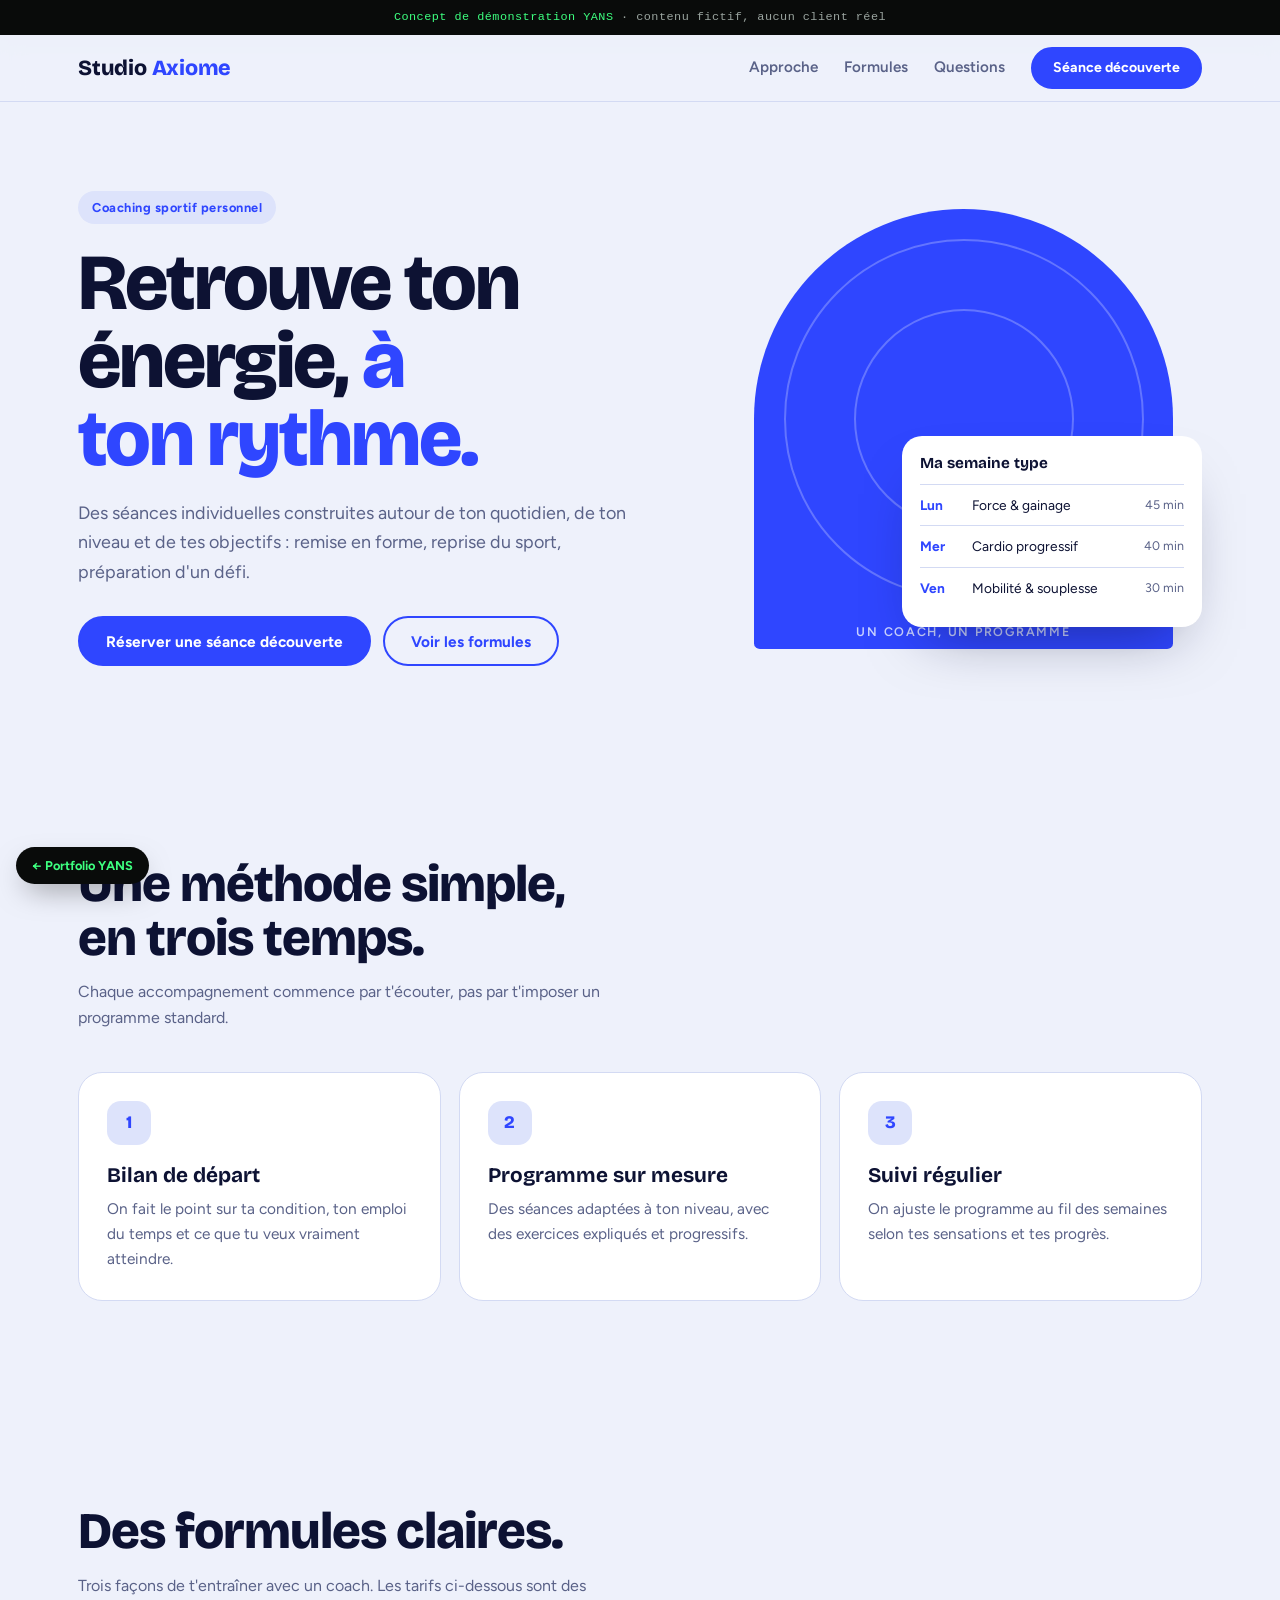
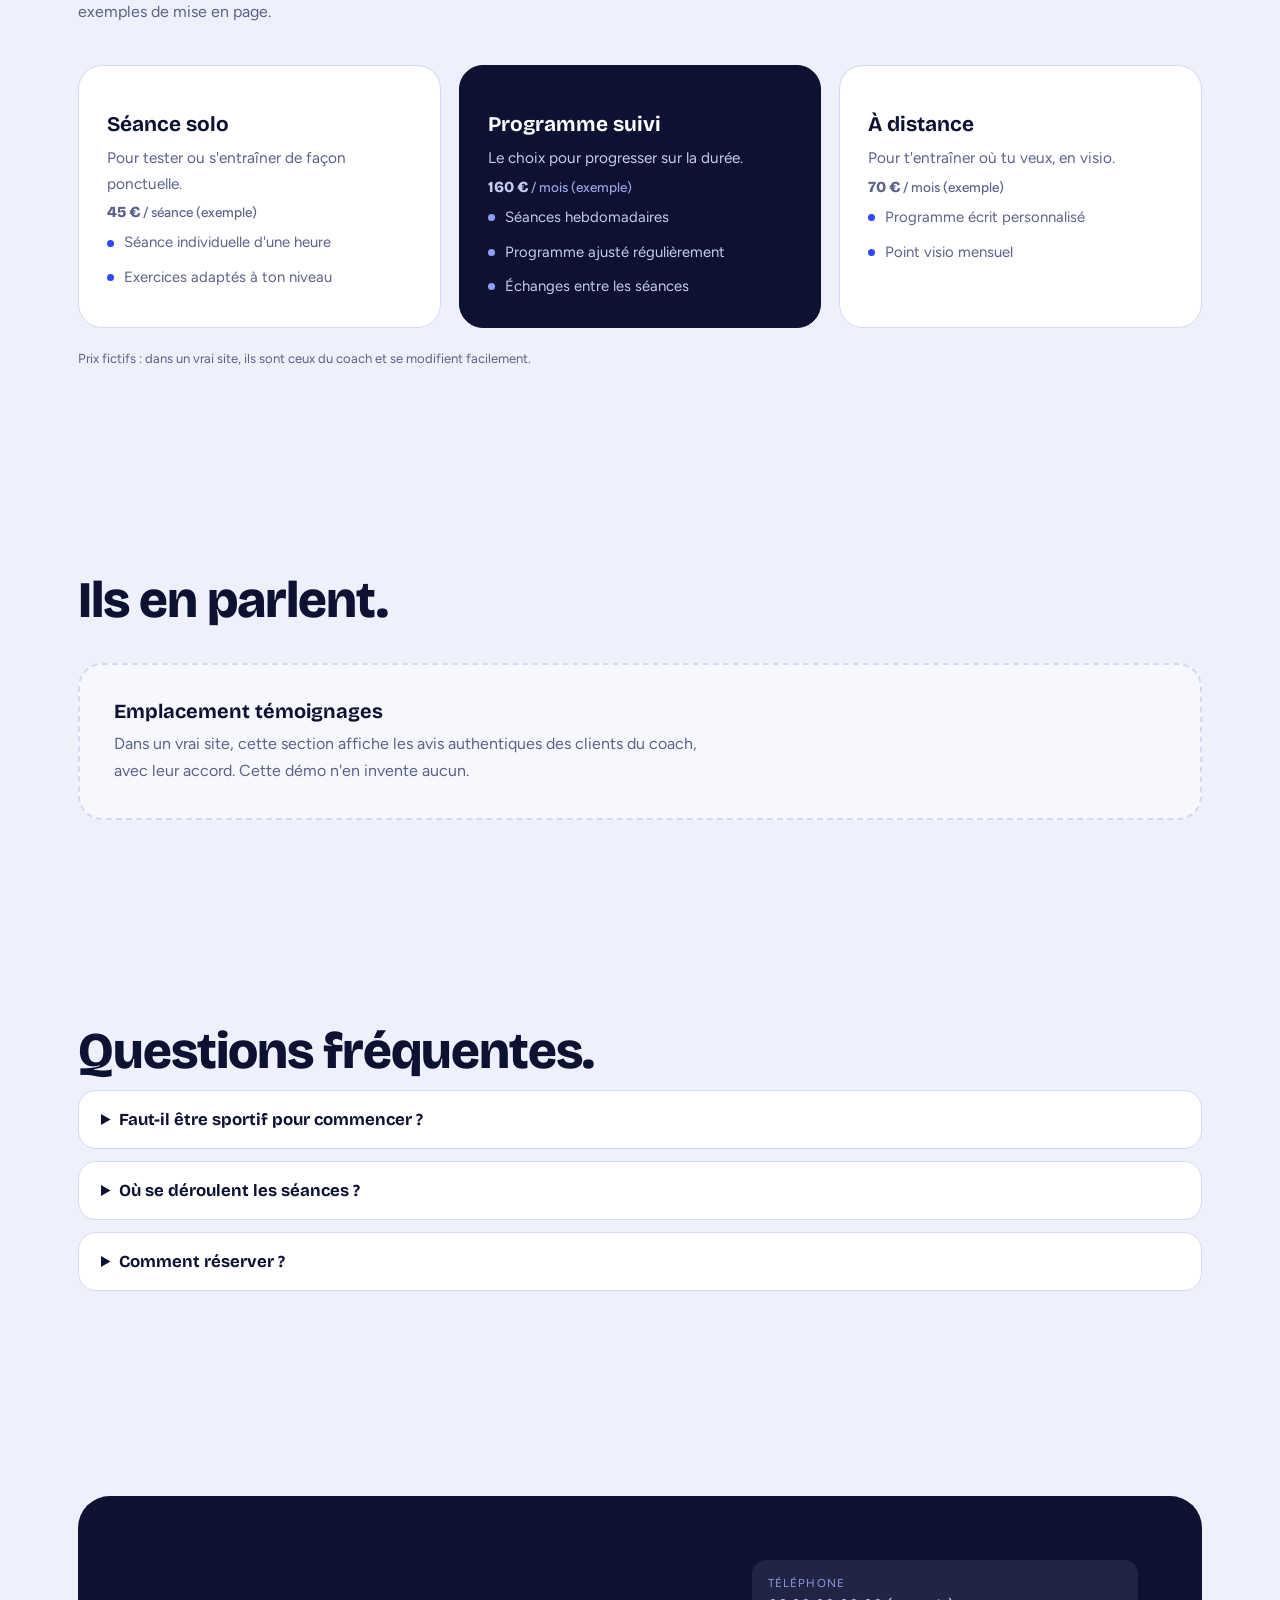
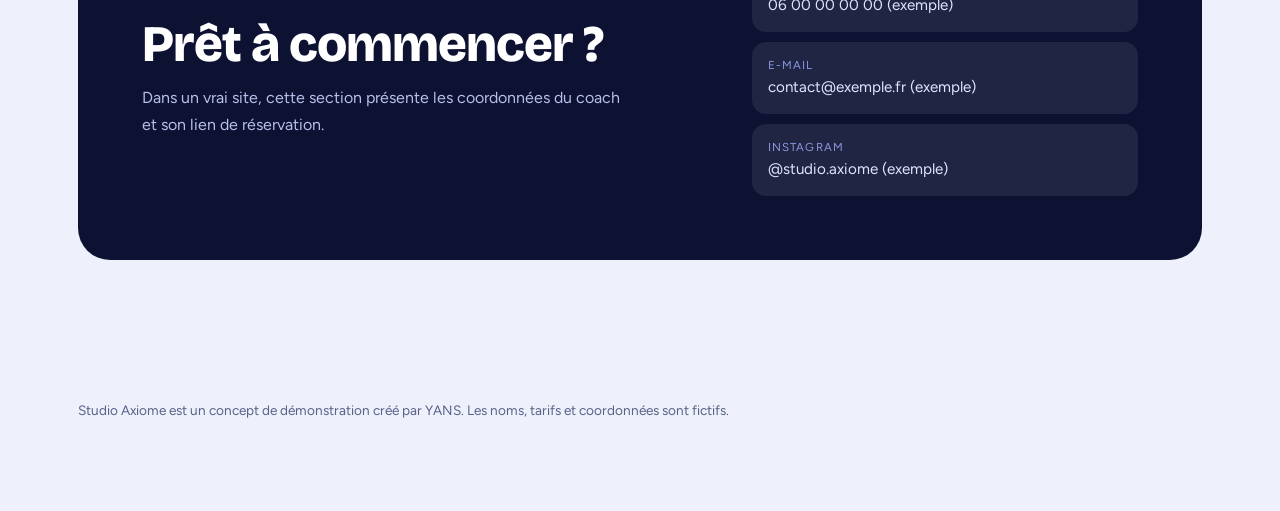
<file: demo-coach-perso.html>
<!doctype html>
<html lang="fr">
<head>
<meta charset="utf-8">
<meta name="viewport" content="width=device-width,initial-scale=1,viewport-fit=cover">
<title>Studio Axiome</title>
<meta name="description" content="Concept de démonstration YANS : site d'un coach sportif personnel.">
<meta name="robots" content="noindex">
<link rel="preconnect" href="https://fonts.googleapis.com">
<link rel="preconnect" href="https://fonts.gstatic.com" crossorigin>
<link rel="stylesheet" href="https://fonts.googleapis.com/css2?family=Bricolage+Grotesque:opsz,wght@12..96,500;12..96,700;12..96,800&family=Figtree:wght@400;500;600;700&display=swap">
<style>
/* Concept : lumineux et rassurant. Fond bleu glacé, arche ultramarine, planning de semaine comme élément signature. */
:root{--bg:#eef1fb;--card:#fff;--ink:#0d1233;--mute:#5a6288;--blue:#2f46ff;--soft:#dde3fb;--line:#d3daf3;
--f-h:"Bricolage Grotesque","Trebuchet MS",sans-serif;--f-b:"Figtree",system-ui,sans-serif;color-scheme:light}
*,*::before,*::after{box-sizing:border-box}
html{scroll-behavior:smooth;scroll-padding-top:80px}
body{margin:0;background:var(--bg);color:var(--ink);font:400 1rem/1.65 var(--f-b);overflow-x:clip;padding-top:env(safe-area-inset-top,0px)}
h1,h2,h3,p,ul{margin:0}ul{padding:0;list-style:none}a{color:inherit}
:focus-visible{outline:3px solid var(--blue);outline-offset:3px;border-radius:6px}
.wrap{max-width:1160px;margin-inline:auto;padding-left:max(18px,env(safe-area-inset-left,0px));padding-right:max(18px,env(safe-area-inset-right,0px))}
.ybar{background:#090b0a;color:#9aa49f;font:500 .74rem/1.4 ui-monospace,Menlo,monospace;letter-spacing:.04em;padding:9px max(18px,env(safe-area-inset-right,0px)) 9px max(18px,env(safe-area-inset-left,0px));text-align:center}
.ybar b{color:#3dff7f;font-weight:500}
.yback{position:fixed;left:max(16px,env(safe-area-inset-left,0px));bottom:max(16px,env(safe-area-inset-bottom,0px));z-index:90;padding:11px 16px;border-radius:999px;background:#090b0a;color:#3dff7f;font:700 .8rem var(--f-b);text-decoration:none;box-shadow:0 12px 30px -10px rgba(0,0,0,.5)}
header{position:sticky;top:env(safe-area-inset-top,0px);z-index:40;background:rgba(238,241,251,.85);backdrop-filter:blur(12px);-webkit-backdrop-filter:blur(12px);border-bottom:1px solid var(--line)}
.bar{display:flex;align-items:center;justify-content:space-between;gap:16px;height:66px}
.logo{font:800 1.35rem var(--f-h);letter-spacing:-.01em;text-decoration:none}.logo span{color:var(--blue)}
nav{display:flex;align-items:center;gap:26px;font-weight:600;font-size:.95rem}
nav a{text-decoration:none;color:var(--mute)}nav a:hover{color:var(--ink)}
.btn{display:inline-flex;align-items:center;justify-content:center;min-height:50px;padding:0 26px;border-radius:999px;background:var(--blue);color:#fff;font:700 .96rem var(--f-b);text-decoration:none;border:2px solid var(--blue);transition:transform .2s,box-shadow .3s}
.btn:hover{transform:translateY(-2px);box-shadow:0 14px 30px -12px rgba(47,70,255,.7)}
.btn.ghost{background:transparent;color:var(--blue)}
.btn.sm{min-height:42px;padding:0 20px;font-size:.88rem}
.hero{padding-block:clamp(40px,7vw,96px)}
.hero .wrap{display:grid;grid-template-columns:minmax(0,1.1fr) minmax(0,.9fr);gap:clamp(30px,5vw,70px);align-items:center}
.kicker{display:inline-block;padding:6px 14px;border-radius:999px;background:var(--soft);color:var(--blue);font-weight:700;font-size:.8rem;letter-spacing:.04em}
h1{margin-top:20px;font:800 clamp(2.6rem,6.2vw,5rem)/.98 var(--f-h);letter-spacing:-.025em;text-wrap:balance}
h1 em{font-style:normal;color:var(--blue)}
.lead{margin-top:20px;max-width:50ch;color:var(--mute);font-size:1.12rem}
.cta{display:flex;flex-wrap:wrap;gap:12px;margin-top:30px}
.visual{position:relative;min-height:440px}
.arch{position:absolute;inset:0 6% 0 6%;border-radius:999px 999px 28px 28px;background:var(--blue);overflow:hidden}
.arch::before,.arch::after{content:"";position:absolute;border-radius:50%;border:2px solid rgba(255,255,255,.25)}
.arch::before{width:360px;height:360px;left:50%;top:30px;transform:translateX(-50%)}
.arch::after{width:220px;height:220px;left:50%;top:100px;transform:translateX(-50%)}
.arch b{position:absolute;left:0;right:0;bottom:28px;text-align:center;color:#fff;font:800 5.4rem/1 var(--f-h);opacity:.95}
.arch small{position:absolute;left:0;right:0;bottom:6px;text-align:center;color:#c9d2ff;font-weight:600;font-size:.78rem;letter-spacing:.14em;text-transform:uppercase}
.plan{position:absolute;right:0;bottom:22px;width:min(300px,78%);padding:18px;border-radius:20px;background:var(--card);box-shadow:0 30px 60px -28px rgba(13,18,51,.5);animation:float 6s ease-in-out infinite}
.plan h3{font:700 .95rem var(--f-h);margin-bottom:12px}
.plan li{display:grid;grid-template-columns:42px 1fr auto;gap:10px;align-items:center;padding:9px 0;border-top:1px solid var(--line);font-size:.86rem}
.plan li b{color:var(--blue);font-weight:700}.plan li i{font-style:normal;color:var(--mute);font-size:.78rem}
@keyframes float{0%,100%{transform:translateY(0)}50%{transform:translateY(-8px)}}
section{padding-block:clamp(56px,8vw,104px)}
h2{font:800 clamp(2rem,4.4vw,3.2rem)/1.04 var(--f-h);letter-spacing:-.02em;text-wrap:balance;max-width:22ch}
.sub{margin-top:14px;max-width:56ch;color:var(--mute)}
.grid3{display:grid;grid-template-columns:repeat(3,minmax(0,1fr));gap:18px;margin-top:40px}
.card{padding:28px;border-radius:24px;background:var(--card);border:1px solid var(--line);transition:transform .3s,box-shadow .3s}
.card:hover{transform:translateY(-5px);box-shadow:0 24px 50px -30px rgba(47,70,255,.6)}
.card .n{display:grid;place-items:center;width:44px;height:44px;border-radius:14px;background:var(--soft);color:var(--blue);font:800 1.1rem var(--f-h)}
.card h3{margin-top:18px;font:700 1.3rem var(--f-h)}
.card p{margin-top:8px;color:var(--mute);font-size:.96rem}
.plans .card.pick{background:var(--ink);color:#fff;border-color:var(--ink)}
.plans .card.pick p,.plans .card.pick li{color:#c5ccef}
.price{margin-top:18px;font:800 2.6rem/1 var(--f-h)}.price small{font:500 .85rem var(--f-b);color:var(--mute)}
.plans .card.pick .price small{color:#9aa5e8}
.plans li{display:flex;gap:10px;margin-top:10px;font-size:.93rem;color:var(--mute)}
.plans li::before{content:"";flex:none;width:7px;height:7px;margin-top:.62em;border-radius:50%;background:var(--blue)}
.plans .card.pick li::before{background:#8ea0ff}
.ex{margin-top:20px;font-size:.82rem;color:var(--mute)}
.proof{margin-top:36px;padding:34px;border-radius:24px;border:2px dashed var(--line);background:rgba(255,255,255,.5)}
.proof h3{font:700 1.25rem var(--f-h)}.proof p{margin-top:8px;color:var(--mute);max-width:60ch}
details{margin-top:12px;padding:18px 22px;border-radius:18px;background:var(--card);border:1px solid var(--line)}
summary{cursor:pointer;font:700 1.05rem var(--f-h)}details p{margin-top:10px;color:var(--mute)}
.contact{background:var(--ink);color:#fff;border-radius:32px;padding:clamp(28px,5vw,64px);display:grid;grid-template-columns:minmax(0,1.2fr) minmax(0,.8fr);gap:30px;align-items:center}
.contact h2{color:#fff}.contact p{color:#b7bfe8;margin-top:14px;max-width:48ch}
.coords{display:grid;gap:10px;font-size:.95rem}.coords div{padding:14px 16px;border-radius:14px;background:rgba(255,255,255,.08);color:#dfe4ff}
.coords small{display:block;color:#8d99e0;font-size:.72rem;letter-spacing:.1em;text-transform:uppercase}
footer{padding:36px 0 90px;color:var(--mute);font-size:.85rem}
@media (max-width:860px){nav a:not(.btn){display:none}.hero .wrap,.contact{grid-template-columns:minmax(0,1fr)}.grid3{grid-template-columns:minmax(0,1fr)}.visual{min-height:400px}}
@media (prefers-reduced-motion:reduce){*{animation:none!important;transition:none!important;scroll-behavior:auto!important}}
</style>
</head>
<body>
<div class="ybar"><b>Concept de démonstration YANS</b> · contenu fictif, aucun client réel</div>
<a class="yback" href="index.html#realisations">← Portfolio YANS</a>

<header><div class="wrap bar">
  <a class="logo" href="#top">Studio <span>Axiome</span></a>
  <nav aria-label="Navigation de la démo"><a href="#approche">Approche</a><a href="#formules">Formules</a><a href="#faq">Questions</a><a class="btn sm" href="#contact">Séance découverte</a></nav>
</div></header>

<main id="top">
  <section class="hero"><div class="wrap">
    <div>
      <span class="kicker">Coaching sportif personnel</span>
      <h1>Retrouve ton énergie, <em>à ton rythme.</em></h1>
      <p class="lead">Des séances individuelles construites autour de ton quotidien, de ton niveau et de tes objectifs : remise en forme, reprise du sport, préparation d'un défi.</p>
      <div class="cta"><a class="btn" href="#contact">Réserver une séance découverte</a><a class="btn ghost" href="#formules">Voir les formules</a></div>
    </div>
    <div class="visual" role="img" aria-label="Illustration : arche bleue et planning de la semaine">
      <div class="arch"><b>1:1</b><small>Un coach, un programme</small></div>
      <div class="plan">
        <h3>Ma semaine type</h3>
        <ul><li><b>Lun</b><span>Force &amp; gainage</span><i>45 min</i></li><li><b>Mer</b><span>Cardio progressif</span><i>40 min</i></li><li><b>Ven</b><span>Mobilité &amp; souplesse</span><i>30 min</i></li></ul>
      </div>
    </div>
  </div></section>

  <section id="approche"><div class="wrap">
    <h2>Une méthode simple, en trois temps.</h2>
    <p class="sub">Chaque accompagnement commence par t'écouter, pas par t'imposer un programme standard.</p>
    <div class="grid3">
      <article class="card"><span class="n">1</span><h3>Bilan de départ</h3><p>On fait le point sur ta condition, ton emploi du temps et ce que tu veux vraiment atteindre.</p></article>
      <article class="card"><span class="n">2</span><h3>Programme sur mesure</h3><p>Des séances adaptées à ton niveau, avec des exercices expliqués et progressifs.</p></article>
      <article class="card"><span class="n">3</span><h3>Suivi régulier</h3><p>On ajuste le programme au fil des semaines selon tes sensations et tes progrès.</p></article>
    </div>
  </div></section>

  <section id="formules"><div class="wrap plans">
    <h2>Des formules claires.</h2>
    <p class="sub">Trois façons de t'entraîner avec un coach. Les tarifs ci-dessous sont des exemples de mise en page.</p>
    <div class="grid3">
      <article class="card"><h3>Séance solo</h3><p>Pour tester ou s'entraîner de façon ponctuelle.</p><p class="price">45 € <small>/ séance (exemple)</small></p><ul><li>Séance individuelle d'une heure</li><li>Exercices adaptés à ton niveau</li></ul></article>
      <article class="card pick"><h3>Programme suivi</h3><p>Le choix pour progresser sur la durée.</p><p class="price">160 € <small>/ mois (exemple)</small></p><ul><li>Séances hebdomadaires</li><li>Programme ajusté régulièrement</li><li>Échanges entre les séances</li></ul></article>
      <article class="card"><h3>À distance</h3><p>Pour t'entraîner où tu veux, en visio.</p><p class="price">70 € <small>/ mois (exemple)</small></p><ul><li>Programme écrit personnalisé</li><li>Point visio mensuel</li></ul></article>
    </div>
    <p class="ex">Prix fictifs : dans un vrai site, ils sont ceux du coach et se modifient facilement.</p>
  </div></section>

  <section><div class="wrap">
    <h2>Ils en parlent.</h2>
    <div class="proof"><h3>Emplacement témoignages</h3><p>Dans un vrai site, cette section affiche les avis authentiques des clients du coach, avec leur accord. Cette démo n'en invente aucun.</p></div>
  </div></section>

  <section id="faq"><div class="wrap">
    <h2>Questions fréquentes.</h2>
    <details><summary>Faut-il être sportif pour commencer ?</summary><p>Non. Le programme démarre à ton niveau, quel qu'il soit, et progresse à ton rythme.</p></details>
    <details><summary>Où se déroulent les séances ?</summary><p>Selon le coach : en salle, en extérieur, à domicile ou en visio. Cette information est personnalisée sur le vrai site.</p></details>
    <details><summary>Comment réserver ?</summary><p>Via le bouton de réservation ou les coordonnées de la section contact.</p></details>
  </div></section>

  <section id="contact"><div class="wrap">
    <div class="contact">
      <div><h2>Prêt à commencer ?</h2><p>Dans un vrai site, cette section présente les coordonnées du coach et son lien de réservation.</p></div>
      <div class="coords"><div><small>Téléphone</small>06 00 00 00 00 (exemple)</div><div><small>E-mail</small>contact@exemple.fr (exemple)</div><div><small>Instagram</small>@studio.axiome (exemple)</div></div>
    </div>
  </div></section>
</main>
<footer><div class="wrap">Studio Axiome est un concept de démonstration créé par YANS. Les noms, tarifs et coordonnées sont fictifs.</div></footer>
</body>
</html>
</file>
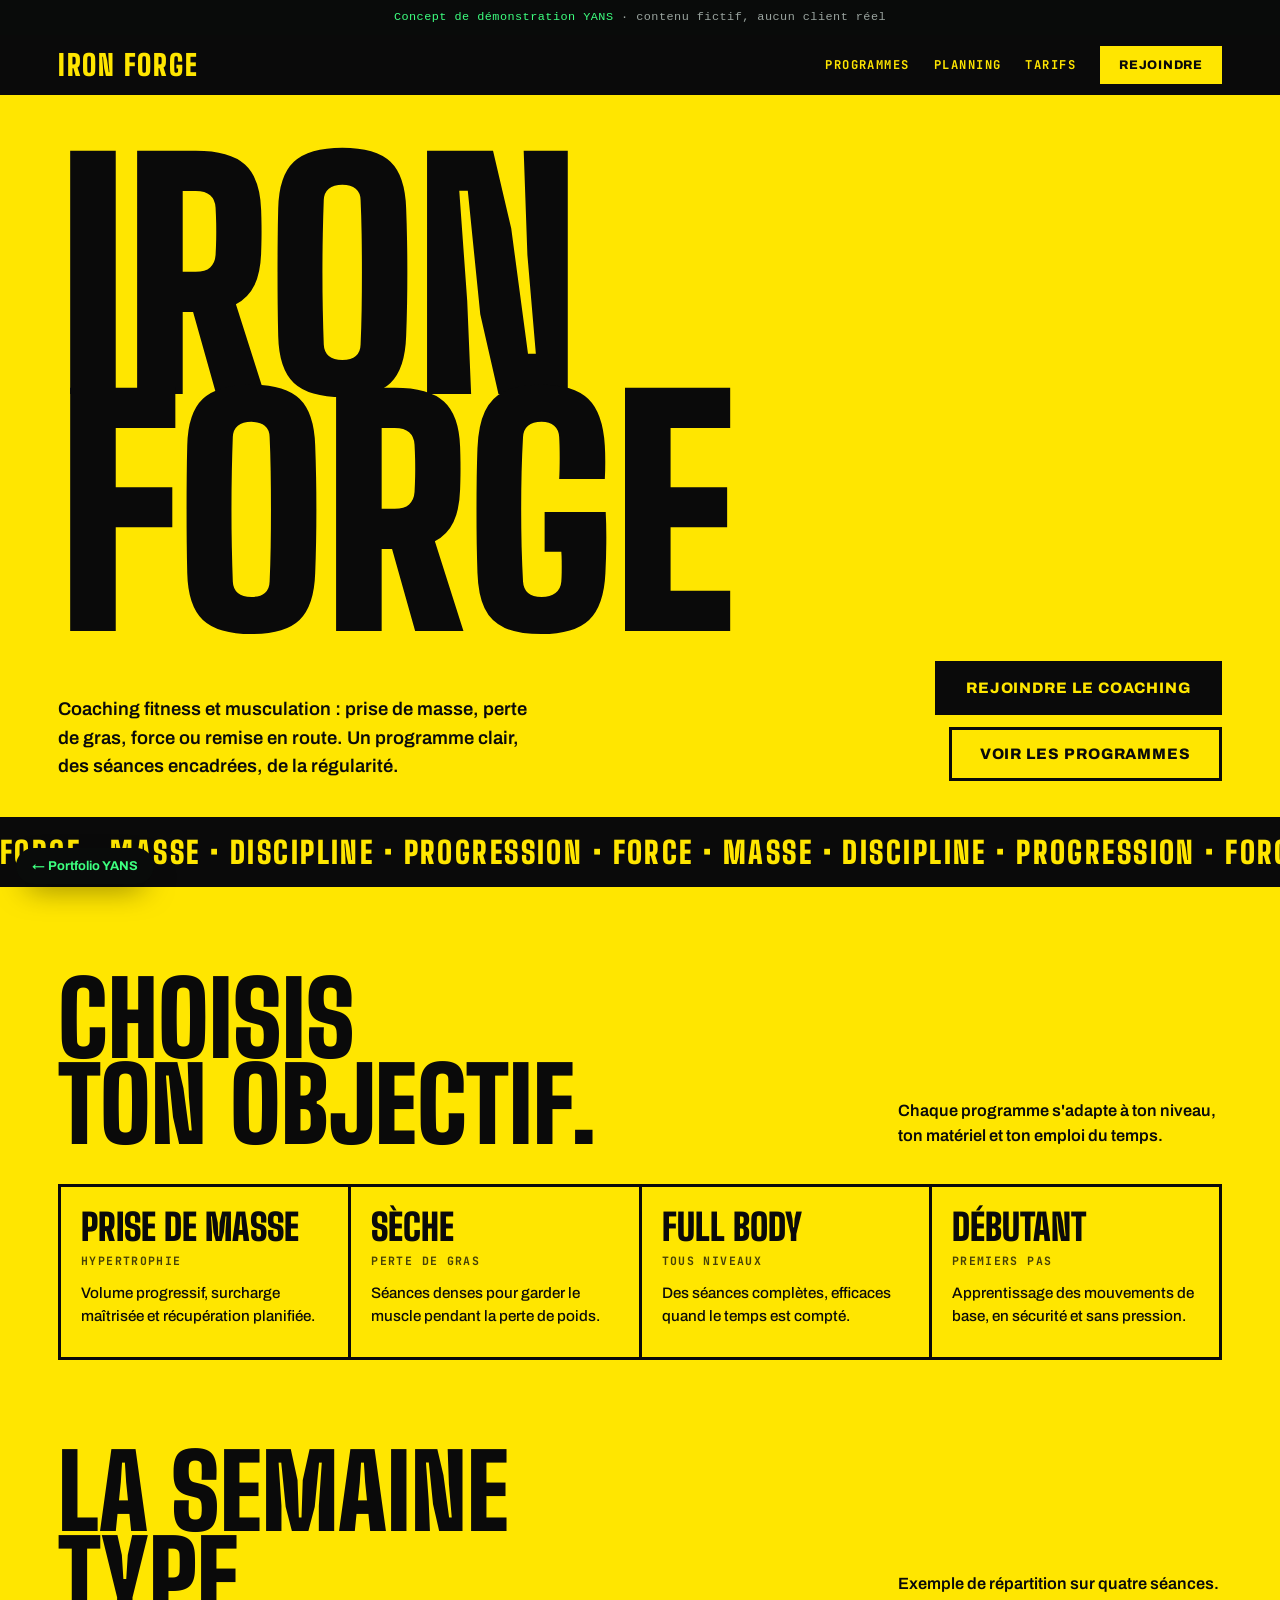
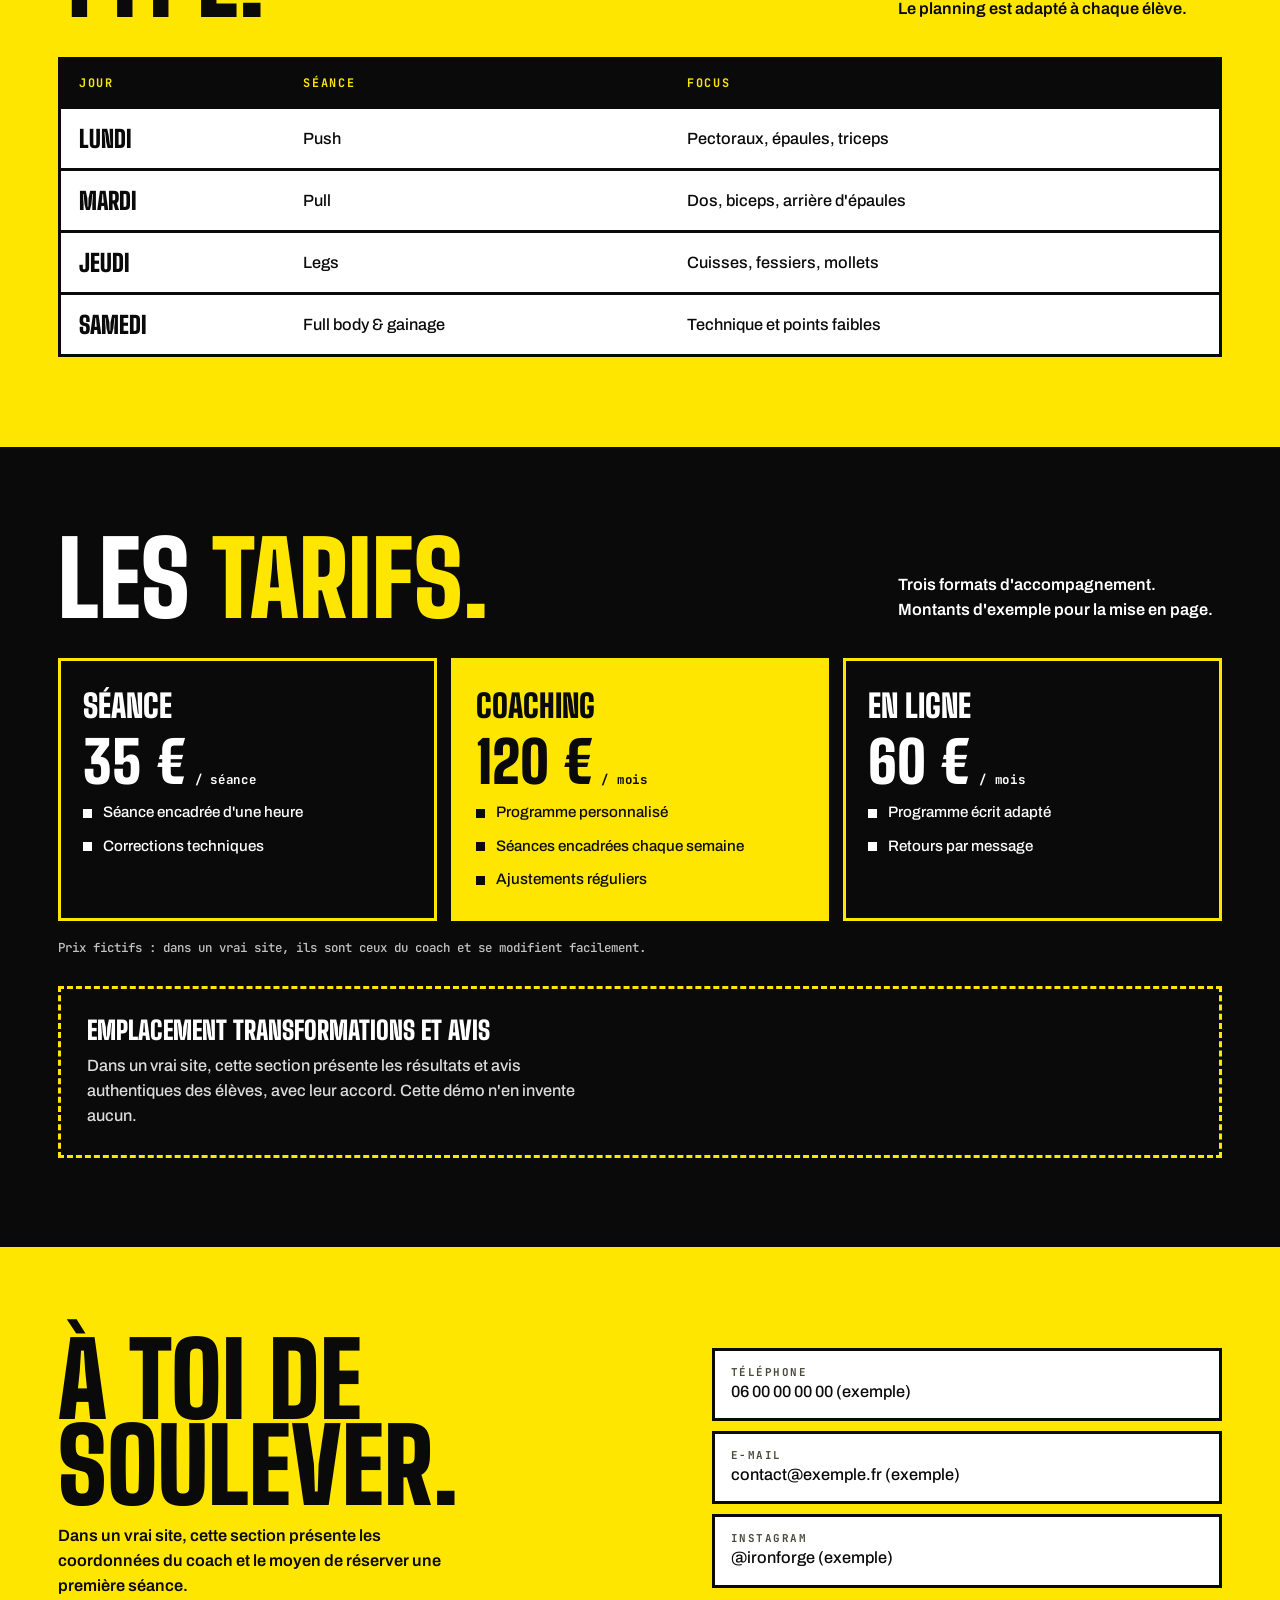
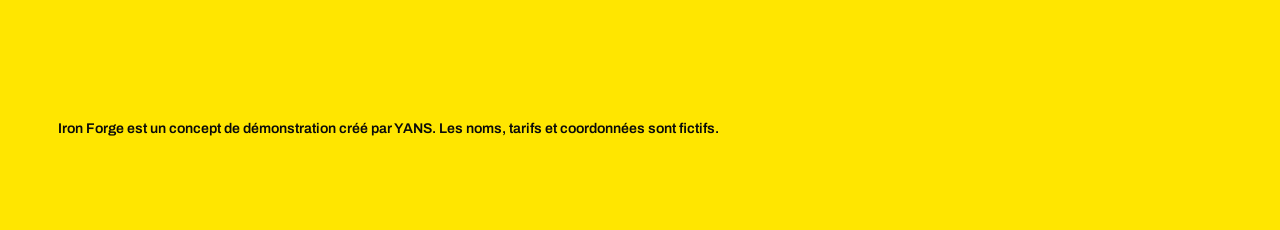
<file: demo-fitness-musculation.html>
<!doctype html>
<html lang="fr">
<head>
<meta charset="utf-8">
<meta name="viewport" content="width=device-width,initial-scale=1,viewport-fit=cover">
<title>Iron Forge</title>
<meta name="description" content="Concept de démonstration YANS : site d'un coach fitness et musculation.">
<meta name="robots" content="noindex">
<link rel="preconnect" href="https://fonts.googleapis.com">
<link rel="preconnect" href="https://fonts.gstatic.com" crossorigin>
<link rel="stylesheet" href="https://fonts.googleapis.com/css2?family=Big+Shoulders+Display:wght@800;900&family=Archivo:wght@400;500;600;700;800&family=JetBrains+Mono:wght@500;700&display=swap">
<style>
/* Concept : affiche brutaliste. Jaune vif et noir, typographie massive, blocs à angles droits, bandeau défilant. */
:root{--y:#ffe600;--k:#0a0a0a;--w:#fff;--g:#2a2a2a;--mute:#4a4a3a;
--f-h:"Big Shoulders Display",Impact,sans-serif;--f-b:"Archivo",system-ui,sans-serif;--f-m:"JetBrains Mono",ui-monospace,monospace;color-scheme:light}
*,*::before,*::after{box-sizing:border-box}
html{scroll-behavior:smooth;scroll-padding-top:70px}
body{margin:0;background:var(--y);color:var(--k);font:500 1.02rem/1.55 var(--f-b);overflow-x:clip;padding-top:env(safe-area-inset-top,0px)}
h1,h2,h3,p,ul{margin:0}ul{padding:0;list-style:none}a{color:inherit}
:focus-visible{outline:3px solid var(--k);outline-offset:3px}
.wrap{max-width:1200px;margin-inline:auto;padding-left:max(18px,env(safe-area-inset-left,0px));padding-right:max(18px,env(safe-area-inset-right,0px))}
.ybar{background:#090b0a;color:#9aa49f;font:500 .74rem/1.4 ui-monospace,Menlo,monospace;letter-spacing:.04em;padding:9px max(18px,env(safe-area-inset-right,0px)) 9px max(18px,env(safe-area-inset-left,0px));text-align:center}
.ybar b{color:#3dff7f;font-weight:500}
.yback{position:fixed;left:max(16px,env(safe-area-inset-left,0px));bottom:max(16px,env(safe-area-inset-bottom,0px));z-index:90;padding:11px 16px;border-radius:999px;background:#090b0a;color:#3dff7f;font:700 .8rem var(--f-b);text-decoration:none;box-shadow:0 12px 30px -10px rgba(0,0,0,.6)}
header{position:sticky;top:env(safe-area-inset-top,0px);z-index:40;background:var(--k);color:var(--y)}
.bar{display:flex;align-items:center;justify-content:space-between;gap:16px;height:60px}
.logo{font:900 1.8rem var(--f-h);letter-spacing:.06em;text-decoration:none}
nav{display:flex;align-items:center;gap:24px;font:700 .76rem var(--f-m);letter-spacing:.12em;text-transform:uppercase}
nav a{text-decoration:none}nav a:hover{text-decoration:underline;text-underline-offset:5px}
.btn{display:inline-flex;align-items:center;justify-content:center;min-height:54px;padding:0 28px;background:var(--k);color:var(--y);font:800 .95rem var(--f-b);letter-spacing:.06em;text-transform:uppercase;text-decoration:none;border:3px solid var(--k);transition:transform .15s,box-shadow .15s}
.btn:hover{transform:translate(-4px,-4px);box-shadow:6px 6px 0 var(--k);background:var(--y);color:var(--k)}
.btn.ghost{background:transparent;color:var(--k)}
.btn.ghost:hover{background:var(--k);color:var(--y)}
.btn.sm{min-height:38px;padding:0 16px;font-size:.78rem;background:var(--y);color:var(--k);border-color:var(--y)}
.btn.sm:hover{background:var(--k);color:var(--y);box-shadow:none;transform:none;border-color:var(--y)}
.hero{padding-block:clamp(30px,5vw,64px) 0;overflow:hidden}
h1{font:900 clamp(6rem,24vw,19rem)/.78 var(--f-h);text-transform:uppercase;letter-spacing:-.01em}
h1 span{display:block}
.hero-row{display:grid;grid-template-columns:minmax(0,1fr) minmax(0,.7fr);gap:30px;align-items:end;margin-top:28px;padding-bottom:36px}
.lead{max-width:44ch;font-size:1.15rem;font-weight:600}
.cta{display:flex;flex-wrap:wrap;gap:12px;justify-content:flex-end}
.marq{background:var(--k);color:var(--y);overflow:hidden;white-space:nowrap;border-block:3px solid var(--k)}
.marq div{display:inline-block;padding:14px 0;font:900 1.9rem var(--f-h);letter-spacing:.08em;text-transform:uppercase;animation:run 26s linear infinite}
@keyframes run{to{transform:translateX(-50%)}}
section{padding-block:clamp(50px,7vw,92px)}
.head{display:flex;flex-wrap:wrap;align-items:end;justify-content:space-between;gap:16px}
h2{font:900 clamp(3rem,8vw,6.4rem)/.84 var(--f-h);text-transform:uppercase}
.sub{max-width:36ch;font-weight:600}
.progs{display:grid;grid-template-columns:repeat(4,minmax(0,1fr));margin-top:36px;border:3px solid var(--k);background:var(--k);gap:3px}
.pr{padding:24px 20px 28px;background:var(--y);transition:background .2s,color .2s}
.pr:hover{background:var(--k);color:var(--y)}
.pr h3{font:900 2.3rem/.9 var(--f-h);text-transform:uppercase}
.pr small{display:block;margin-top:8px;font:700 .72rem var(--f-m);letter-spacing:.12em;text-transform:uppercase;opacity:.75}
.pr p{margin-top:14px;font-size:.95rem}
.plan{margin-top:36px;overflow-x:auto;border:3px solid var(--k);background:var(--w)}
table{width:100%;min-width:640px;border-collapse:collapse}
th,td{padding:15px 18px;text-align:left;border-bottom:3px solid var(--k)}
th{background:var(--k);color:var(--y);font:700 .74rem var(--f-m);letter-spacing:.14em;text-transform:uppercase}
td:first-child{font:900 1.5rem var(--f-h);text-transform:uppercase;white-space:nowrap}
tr:last-child td{border-bottom:0}
.dark{background:var(--k);color:var(--w)}
.dark h2 span{color:var(--y)}
.tarifs{display:grid;grid-template-columns:repeat(3,minmax(0,1fr));gap:14px;margin-top:36px}
.t{padding:26px 22px;border:3px solid var(--y);transition:transform .2s,background .2s}
.t:hover{transform:translateY(-6px)}
.t.hot{background:var(--y);color:var(--k)}
.t h3{font:900 2rem var(--f-h);text-transform:uppercase}
.t .p{margin-top:8px;font:900 3.6rem/1 var(--f-h)}.t .p small{font:700 .78rem var(--f-m);letter-spacing:.06em}
.t li{margin-top:10px;padding-left:20px;position:relative;font-size:.95rem}
.t li::before{content:"";position:absolute;left:0;top:.5em;width:9px;height:9px;background:currentColor}
.ex{margin-top:18px;font:500 .78rem var(--f-m);opacity:.75}
.proof{margin-top:30px;padding:26px;border:3px dashed var(--y)}.proof h3{font:900 1.6rem var(--f-h);text-transform:uppercase}.proof p{margin-top:8px;max-width:58ch;opacity:.85}
.contact{display:grid;grid-template-columns:minmax(0,1.1fr) minmax(0,.9fr);gap:30px;align-items:center}
.coords{display:grid;gap:10px}.coords div{padding:14px 16px;border:3px solid var(--k);background:var(--w)}
.coords small{display:block;font:700 .68rem var(--f-m);letter-spacing:.14em;text-transform:uppercase;color:var(--mute)}
footer{padding:30px 0 90px;font-size:.88rem;font-weight:600}
@media (max-width:900px){nav a:not(.btn){display:none}.hero-row,.contact{grid-template-columns:minmax(0,1fr)}.cta{justify-content:flex-start}.progs{grid-template-columns:repeat(2,minmax(0,1fr))}.tarifs{grid-template-columns:minmax(0,1fr)}}
@media (max-width:520px){.progs{grid-template-columns:minmax(0,1fr)}}
@media (prefers-reduced-motion:reduce){*{animation:none!important;transition:none!important;scroll-behavior:auto!important}}
</style>
</head>
<body>
<div class="ybar"><b>Concept de démonstration YANS</b> · contenu fictif, aucun client réel</div>
<a class="yback" href="index.html#realisations">← Portfolio YANS</a>

<header><div class="wrap bar">
  <a class="logo" href="#top">IRON FORGE</a>
  <nav aria-label="Navigation de la démo"><a href="#programmes">Programmes</a><a href="#planning">Planning</a><a href="#tarifs">Tarifs</a><a class="btn sm" href="#contact">Rejoindre</a></nav>
</div></header>

<main id="top">
  <section class="hero"><div class="wrap">
    <h1><span>Iron</span><span>Forge</span></h1>
    <div class="hero-row">
      <p class="lead">Coaching fitness et musculation : prise de masse, perte de gras, force ou remise en route. Un programme clair, des séances encadrées, de la régularité.</p>
      <div class="cta"><a class="btn" href="#contact">Rejoindre le coaching</a><a class="btn ghost" href="#programmes">Voir les programmes</a></div>
    </div>
  </div>
  <div class="marq" aria-hidden="true"><div>Force • Masse • Discipline • Progression • Force • Masse • Discipline • Progression • Force • Masse • Discipline • Progression • Force • Masse • Discipline • Progression •&nbsp;</div></div>
  </section>

  <section id="programmes"><div class="wrap">
    <div class="head"><h2>Choisis<br>ton objectif.</h2><p class="sub">Chaque programme s'adapte à ton niveau, ton matériel et ton emploi du temps.</p></div>
    <div class="progs">
      <article class="pr"><h3>Prise de masse</h3><small>Hypertrophie</small><p>Volume progressif, surcharge maîtrisée et récupération planifiée.</p></article>
      <article class="pr"><h3>Sèche</h3><small>Perte de gras</small><p>Séances denses pour garder le muscle pendant la perte de poids.</p></article>
      <article class="pr"><h3>Full body</h3><small>Tous niveaux</small><p>Des séances complètes, efficaces quand le temps est compté.</p></article>
      <article class="pr"><h3>Débutant</h3><small>Premiers pas</small><p>Apprentissage des mouvements de base, en sécurité et sans pression.</p></article>
    </div>
  </div></section>

  <section id="planning" style="padding-top:0"><div class="wrap">
    <div class="head"><h2>La semaine<br>type.</h2><p class="sub">Exemple de répartition sur quatre séances. Le planning est adapté à chaque élève.</p></div>
    <div class="plan"><table>
      <thead><tr><th>Jour</th><th>Séance</th><th>Focus</th></tr></thead>
      <tbody>
        <tr><td>Lundi</td><td>Push</td><td>Pectoraux, épaules, triceps</td></tr>
        <tr><td>Mardi</td><td>Pull</td><td>Dos, biceps, arrière d'épaules</td></tr>
        <tr><td>Jeudi</td><td>Legs</td><td>Cuisses, fessiers, mollets</td></tr>
        <tr><td>Samedi</td><td>Full body &amp; gainage</td><td>Technique et points faibles</td></tr>
      </tbody>
    </table></div>
  </div></section>

  <section id="tarifs" class="dark"><div class="wrap">
    <div class="head"><h2>Les <span>tarifs.</span></h2><p class="sub">Trois formats d'accompagnement. Montants d'exemple pour la mise en page.</p></div>
    <div class="tarifs">
      <article class="t"><h3>Séance</h3><p class="p">35 €<small> / séance</small></p><ul><li>Séance encadrée d'une heure</li><li>Corrections techniques</li></ul></article>
      <article class="t hot"><h3>Coaching</h3><p class="p">120 €<small> / mois</small></p><ul><li>Programme personnalisé</li><li>Séances encadrées chaque semaine</li><li>Ajustements réguliers</li></ul></article>
      <article class="t"><h3>En ligne</h3><p class="p">60 €<small> / mois</small></p><ul><li>Programme écrit adapté</li><li>Retours par message</li></ul></article>
    </div>
    <p class="ex">Prix fictifs : dans un vrai site, ils sont ceux du coach et se modifient facilement.</p>
    <div class="proof"><h3>Emplacement transformations et avis</h3><p>Dans un vrai site, cette section présente les résultats et avis authentiques des élèves, avec leur accord. Cette démo n'en invente aucun.</p></div>
  </div></section>

  <section id="contact"><div class="wrap contact">
    <div><h2>À toi de<br>soulever.</h2><p style="margin-top:14px;max-width:44ch;font-weight:600">Dans un vrai site, cette section présente les coordonnées du coach et le moyen de réserver une première séance.</p></div>
    <div class="coords"><div><small>Téléphone</small>06 00 00 00 00 (exemple)</div><div><small>E-mail</small>contact@exemple.fr (exemple)</div><div><small>Instagram</small>@ironforge (exemple)</div></div>
  </div></section>
</main>
<footer><div class="wrap">Iron Forge est un concept de démonstration créé par YANS. Les noms, tarifs et coordonnées sont fictifs.</div></footer>
</body>
</html>
</file>
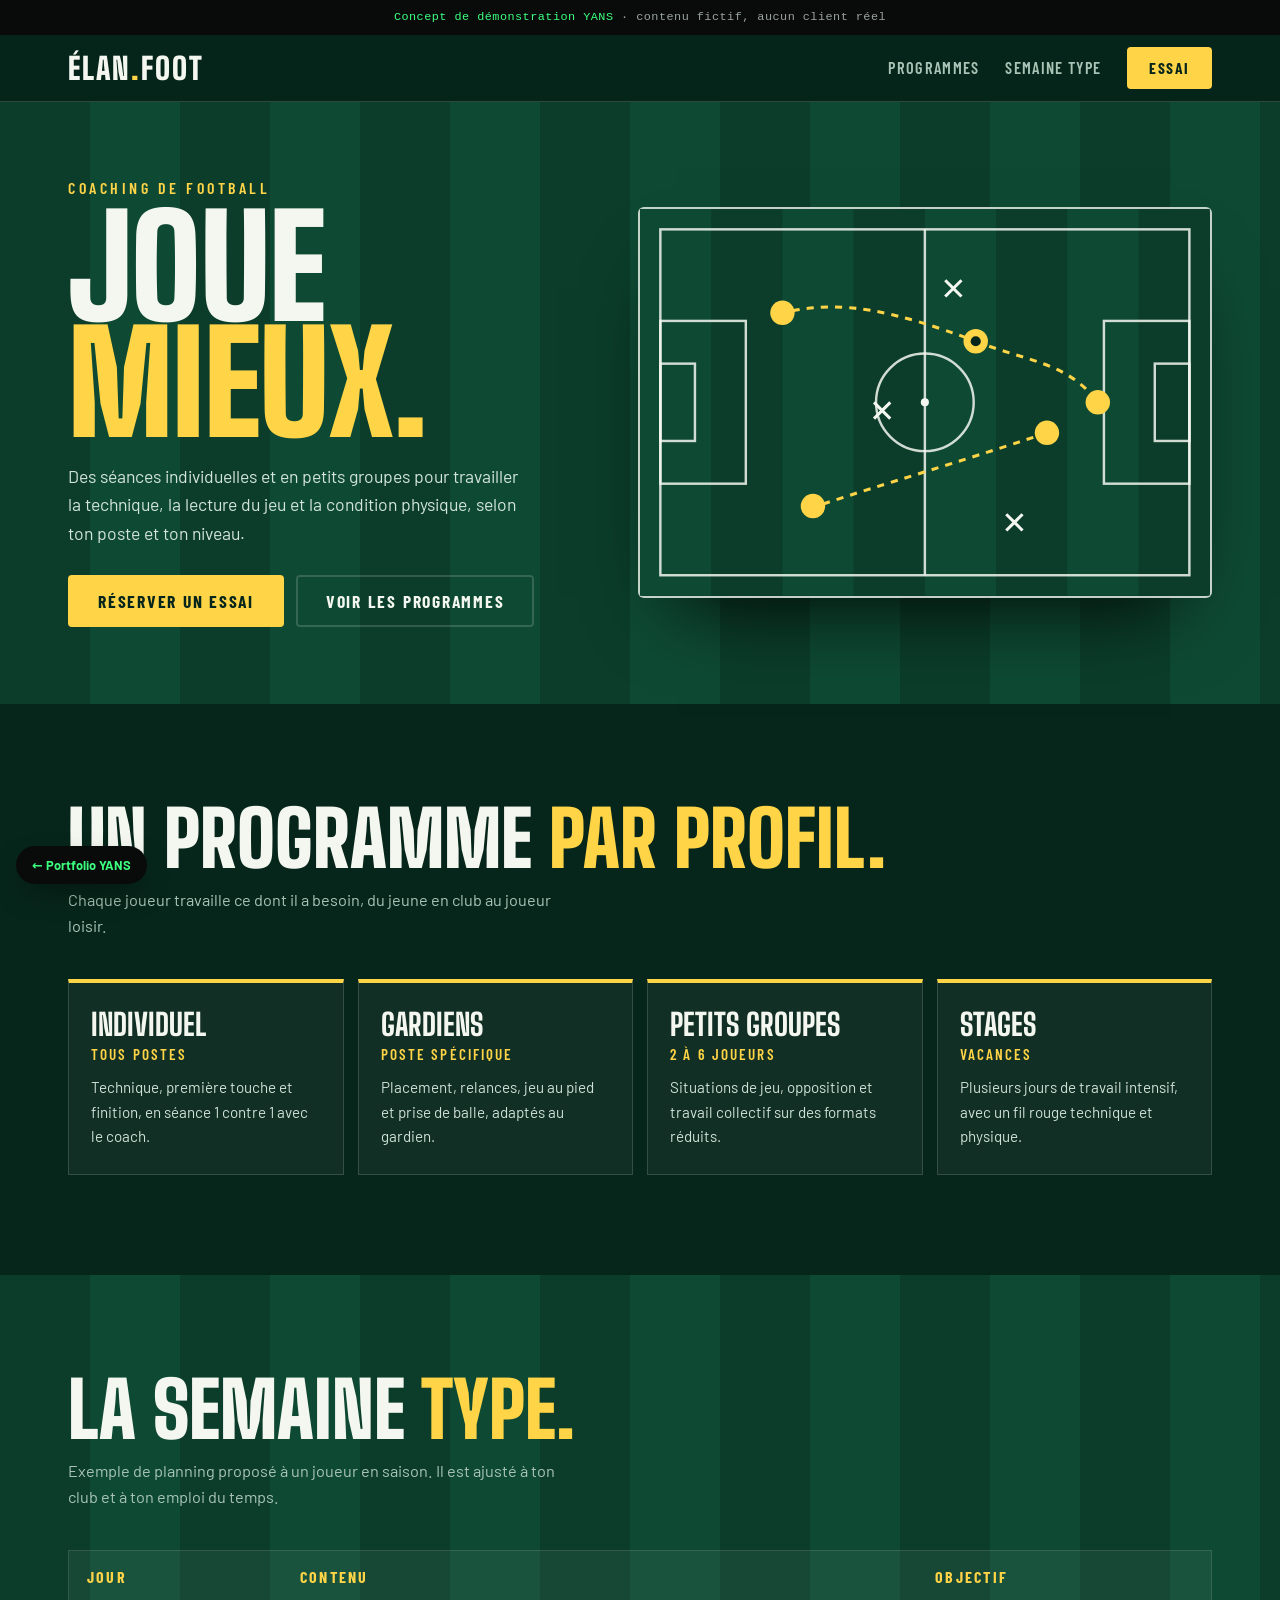
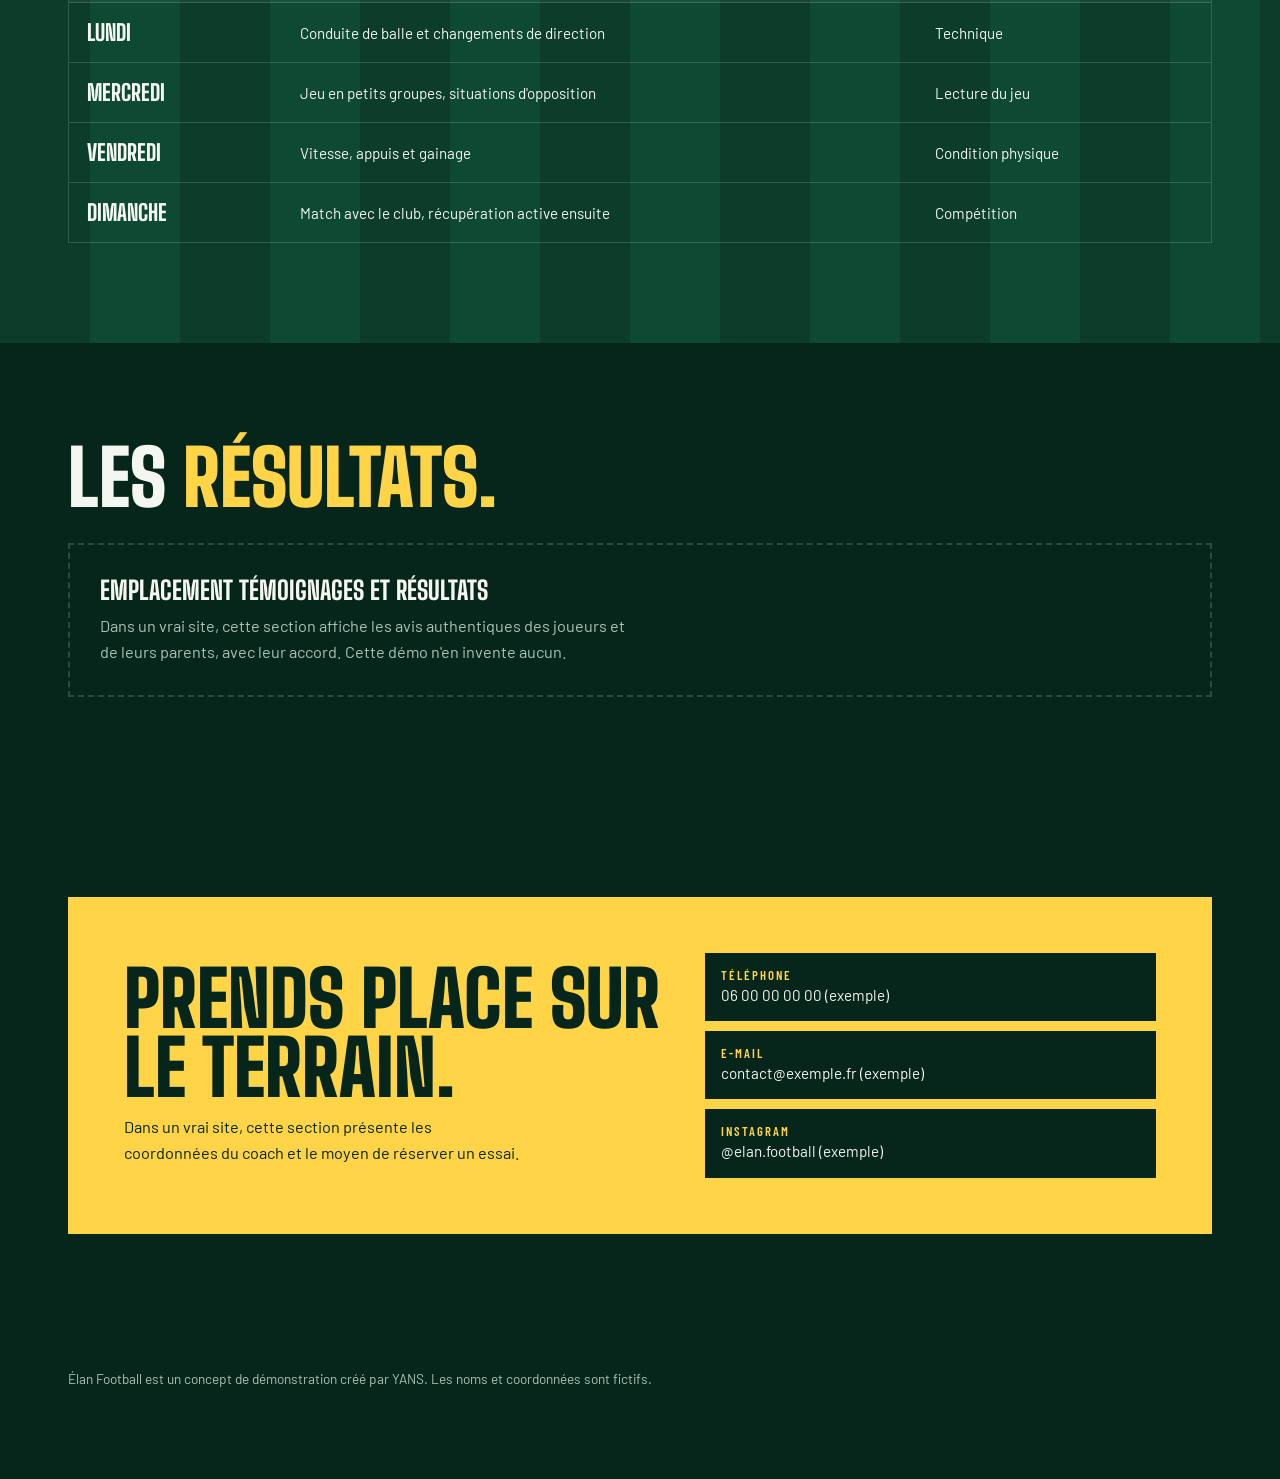
<file: demo-football.html>
<!doctype html>
<html lang="fr">
<head>
<meta charset="utf-8">
<meta name="viewport" content="width=device-width,initial-scale=1,viewport-fit=cover">
<title>Élan Football</title>
<meta name="description" content="Concept de démonstration YANS : site d'un coach de football.">
<meta name="robots" content="noindex">
<link rel="preconnect" href="https://fonts.googleapis.com">
<link rel="preconnect" href="https://fonts.gstatic.com" crossorigin>
<link rel="stylesheet" href="https://fonts.googleapis.com/css2?family=Big+Shoulders+Display:wght@800;900&family=Barlow:wght@400;500;600;700&family=Barlow+Condensed:wght@600;700&display=swap">
<style>
/* Concept : bord de terrain. Pelouse tondue en bandes, traits à la craie, tableau tactique animé comme élément signature. */
:root{--turf:#0b3d2a;--turf2:#0e4a33;--night:#07261b;--chalk:#f4f7f0;--gold:#ffd447;--mute:#a9c4b6;--line:rgba(244,247,240,.16);
--f-h:"Big Shoulders Display",Impact,sans-serif;--f-b:"Barlow",system-ui,sans-serif;--f-c:"Barlow Condensed","Arial Narrow",sans-serif;color-scheme:dark}
*,*::before,*::after{box-sizing:border-box}
html{scroll-behavior:smooth;scroll-padding-top:80px}
body{margin:0;background:var(--night);color:var(--chalk);font:400 1.02rem/1.6 var(--f-b);overflow-x:clip;padding-top:env(safe-area-inset-top,0px)}
h1,h2,h3,p,ul{margin:0}ul{padding:0;list-style:none}a{color:inherit}
:focus-visible{outline:3px solid var(--gold);outline-offset:3px}
.wrap{max-width:1180px;margin-inline:auto;padding-left:max(18px,env(safe-area-inset-left,0px));padding-right:max(18px,env(safe-area-inset-right,0px))}
.ybar{background:#090b0a;color:#9aa49f;font:500 .74rem/1.4 ui-monospace,Menlo,monospace;letter-spacing:.04em;padding:9px max(18px,env(safe-area-inset-right,0px)) 9px max(18px,env(safe-area-inset-left,0px));text-align:center}
.ybar b{color:#3dff7f;font-weight:500}
.yback{position:fixed;left:max(16px,env(safe-area-inset-left,0px));bottom:max(16px,env(safe-area-inset-bottom,0px));z-index:90;padding:11px 16px;border-radius:999px;background:#090b0a;color:#3dff7f;font:700 .8rem var(--f-b);text-decoration:none;box-shadow:0 12px 30px -10px rgba(0,0,0,.6)}
header{position:sticky;top:env(safe-area-inset-top,0px);z-index:40;background:rgba(7,38,27,.88);backdrop-filter:blur(12px);-webkit-backdrop-filter:blur(12px);border-bottom:1px solid var(--line)}
.bar{display:flex;align-items:center;justify-content:space-between;gap:16px;height:66px}
.logo{font:900 1.9rem var(--f-h);letter-spacing:.06em;text-decoration:none}.logo span{color:var(--gold)}
nav{display:flex;align-items:center;gap:26px;font:600 1.02rem var(--f-c);letter-spacing:.08em;text-transform:uppercase}
nav a{text-decoration:none;color:var(--mute)}nav a:hover{color:var(--chalk)}
.btn{display:inline-flex;align-items:center;justify-content:center;min-height:52px;padding:0 28px;border-radius:4px;background:var(--gold);color:var(--night);font:700 1.1rem var(--f-c);letter-spacing:.1em;text-transform:uppercase;text-decoration:none;border:2px solid var(--gold);transition:transform .2s,background .2s}
.btn:hover{transform:translateY(-2px)}
.btn.ghost{background:transparent;color:var(--chalk);border-color:var(--line)}
.btn.ghost:hover{border-color:var(--chalk)}
.btn.sm{min-height:42px;padding:0 20px;font-size:.98rem}
.pitch{background:repeating-linear-gradient(90deg,var(--turf) 0 90px,var(--turf2) 90px 180px)}
.hero{padding-block:clamp(40px,6vw,84px);position:relative}
.hero .wrap{display:grid;grid-template-columns:minmax(0,.95fr) minmax(0,1.05fr);gap:clamp(24px,4vw,56px);align-items:center}
.tagline{font:600 1rem var(--f-c);letter-spacing:.22em;text-transform:uppercase;color:var(--gold)}
h1{margin-top:12px;font:900 clamp(4rem,11vw,9rem)/.82 var(--f-h);text-transform:uppercase;letter-spacing:-.005em}
h1 span{display:block;color:var(--gold)}
.lead{margin-top:22px;max-width:46ch;color:#d3e4da;font-size:1.1rem}
.cta{display:flex;flex-wrap:wrap;gap:12px;margin-top:28px}
.board{border:2px solid rgba(244,247,240,.8);border-radius:6px;background:rgba(7,38,27,.25);box-shadow:0 40px 80px -40px #000}
.board svg{display:block;width:100%;height:auto}
.dash{stroke-dasharray:7 7;animation:march 1.2s linear infinite}
@keyframes march{to{stroke-dashoffset:-14}}
section{padding-block:clamp(56px,8vw,100px)}
h2{font:900 clamp(2.6rem,6vw,4.8rem)/.9 var(--f-h);text-transform:uppercase}
h2 span{color:var(--gold)}
.sub{margin-top:14px;color:var(--mute);max-width:56ch}
.profiles{display:grid;grid-template-columns:repeat(4,minmax(0,1fr));gap:14px;margin-top:40px}
.p{padding:26px 22px;border:1px solid var(--line);border-top:4px solid var(--gold);background:rgba(244,247,240,.04);transition:transform .3s,background .3s}
.p:hover{transform:translateY(-6px);background:rgba(244,247,240,.08)}
.p h3{font:800 1.9rem/1 var(--f-h);text-transform:uppercase}
.p .for{margin-top:6px;font:600 .95rem var(--f-c);letter-spacing:.14em;text-transform:uppercase;color:var(--gold)}
.p p{margin-top:12px;color:#cfe0d6;font-size:.95rem}
.week{margin-top:40px;overflow-x:auto;border:1px solid var(--line)}
table{width:100%;min-width:640px;border-collapse:collapse;font-size:.95rem}
th,td{padding:16px 18px;text-align:left;border-bottom:1px solid var(--line)}
th{font:700 1rem var(--f-c);letter-spacing:.14em;text-transform:uppercase;color:var(--gold);background:rgba(244,247,240,.05)}
td:first-child{font:800 1.4rem var(--f-h);text-transform:uppercase;white-space:nowrap}
tr:last-child td{border-bottom:0}
.proof{margin-top:30px;padding:30px;border:2px dashed var(--line)}.proof h3{font:800 1.6rem var(--f-h);text-transform:uppercase}.proof p{margin-top:8px;color:var(--mute);max-width:60ch}
.contact{display:grid;grid-template-columns:minmax(0,1.1fr) minmax(0,.9fr);gap:30px;align-items:center;padding:clamp(26px,5vw,56px);background:var(--gold);color:var(--night)}
.contact h2{color:var(--night)}.contact p{margin-top:12px;max-width:44ch}
.coords{display:grid;gap:10px}.coords div{padding:14px 16px;background:var(--night);color:var(--chalk);font-size:.95rem}
.coords small{display:block;color:var(--gold);font:600 .8rem var(--f-c);letter-spacing:.16em;text-transform:uppercase}
footer{padding:34px 0 90px;color:var(--mute);font-size:.85rem}
@media (max-width:900px){nav a:not(.btn){display:none}.hero .wrap,.contact{grid-template-columns:minmax(0,1fr)}.profiles{grid-template-columns:repeat(2,minmax(0,1fr))}}
@media (max-width:560px){.profiles{grid-template-columns:minmax(0,1fr)}}
@media (prefers-reduced-motion:reduce){*{animation:none!important;transition:none!important;scroll-behavior:auto!important}}
</style>
</head>
<body>
<div class="ybar"><b>Concept de démonstration YANS</b> · contenu fictif, aucun client réel</div>
<a class="yback" href="index.html#realisations">← Portfolio YANS</a>

<header><div class="wrap bar">
  <a class="logo" href="#top">ÉLAN<span>.</span>FOOT</a>
  <nav aria-label="Navigation de la démo"><a href="#profils">Programmes</a><a href="#semaine">Semaine type</a><a class="btn sm" href="#contact">Essai</a></nav>
</div></header>

<main id="top">
  <section class="hero pitch"><div class="wrap">
    <div>
      <p class="tagline">Coaching de football</p>
      <h1>Joue<span>mieux.</span></h1>
      <p class="lead">Des séances individuelles et en petits groupes pour travailler la technique, la lecture du jeu et la condition physique, selon ton poste et ton niveau.</p>
      <div class="cta"><a class="btn" href="#contact">Réserver un essai</a><a class="btn ghost" href="#profils">Voir les programmes</a></div>
    </div>
    <div class="board" role="img" aria-label="Illustration : tableau tactique avec déplacements de joueurs">
      <svg viewBox="0 0 560 380" aria-hidden="true">
        <rect width="560" height="380" fill="#0b3d2a"/>
        <g fill="#0e4a33"><rect x="0" width="70" height="380"/><rect x="140" width="70" height="380"/><rect x="280" width="70" height="380"/><rect x="420" width="70" height="380"/></g>
        <g fill="none" stroke="#f4f7f0" stroke-opacity=".85" stroke-width="2.4">
          <rect x="20" y="20" width="520" height="340"/><path d="M280 20v340"/><circle cx="280" cy="190" r="48"/>
          <rect x="20" y="110" width="84" height="160"/><rect x="456" y="110" width="84" height="160"/>
          <rect x="20" y="152" width="34" height="76"/><rect x="506" y="152" width="34" height="76"/>
        </g>
        <circle cx="280" cy="190" r="4" fill="#f4f7f0"/>
        <g class="dash" fill="none" stroke="#ffd447" stroke-width="3"><path d="M150 100C200 90 250 100 330 130"/><path d="M180 290C240 270 310 250 400 220"/><path d="M330 130C380 150 420 150 450 190"/></g>
        <g fill="#ffd447"><circle cx="140" cy="102" r="12"/><circle cx="170" cy="292" r="12"/><circle cx="330" cy="130" r="12"/><circle cx="400" cy="220" r="12"/><circle cx="450" cy="190" r="12"/></g>
        <g fill="none" stroke="#f4f7f0" stroke-width="3"><path d="M300 70l16 16M316 70l-16 16"/><path d="M360 300l16 16M376 300l-16 16"/><path d="M230 190l16 16M246 190l-16 16"/></g>
        <circle cx="330" cy="130" r="5" fill="#07261b"/>
      </svg>
    </div>
  </div></section>

  <section id="profils"><div class="wrap">
    <h2>Un programme <span>par profil.</span></h2>
    <p class="sub">Chaque joueur travaille ce dont il a besoin, du jeune en club au joueur loisir.</p>
    <div class="profiles">
      <article class="p"><h3>Individuel</h3><p class="for">Tous postes</p><p>Technique, première touche et finition, en séance 1 contre 1 avec le coach.</p></article>
      <article class="p"><h3>Gardiens</h3><p class="for">Poste spécifique</p><p>Placement, relances, jeu au pied et prise de balle, adaptés au gardien.</p></article>
      <article class="p"><h3>Petits groupes</h3><p class="for">2 à 6 joueurs</p><p>Situations de jeu, opposition et travail collectif sur des formats réduits.</p></article>
      <article class="p"><h3>Stages</h3><p class="for">Vacances</p><p>Plusieurs jours de travail intensif, avec un fil rouge technique et physique.</p></article>
    </div>
  </div></section>

  <section id="semaine" class="pitch"><div class="wrap">
    <h2>La semaine <span>type.</span></h2>
    <p class="sub">Exemple de planning proposé à un joueur en saison. Il est ajusté à ton club et à ton emploi du temps.</p>
    <div class="week"><table>
      <thead><tr><th>Jour</th><th>Contenu</th><th>Objectif</th></tr></thead>
      <tbody>
        <tr><td>Lundi</td><td>Conduite de balle et changements de direction</td><td>Technique</td></tr>
        <tr><td>Mercredi</td><td>Jeu en petits groupes, situations d'opposition</td><td>Lecture du jeu</td></tr>
        <tr><td>Vendredi</td><td>Vitesse, appuis et gainage</td><td>Condition physique</td></tr>
        <tr><td>Dimanche</td><td>Match avec le club, récupération active ensuite</td><td>Compétition</td></tr>
      </tbody>
    </table></div>
  </div></section>

  <section><div class="wrap">
    <h2>Les <span>résultats.</span></h2>
    <div class="proof"><h3>Emplacement témoignages et résultats</h3><p>Dans un vrai site, cette section affiche les avis authentiques des joueurs et de leurs parents, avec leur accord. Cette démo n'en invente aucun.</p></div>
  </div></section>

  <section id="contact"><div class="wrap">
    <div class="contact">
      <div><h2>Prends place sur le terrain.</h2><p>Dans un vrai site, cette section présente les coordonnées du coach et le moyen de réserver un essai.</p></div>
      <div class="coords"><div><small>Téléphone</small>06 00 00 00 00 (exemple)</div><div><small>E-mail</small>contact@exemple.fr (exemple)</div><div><small>Instagram</small>@elan.football (exemple)</div></div>
    </div>
  </div></section>
</main>
<footer><div class="wrap">Élan Football est un concept de démonstration créé par YANS. Les noms et coordonnées sont fictifs.</div></footer>
</body>
</html>
</file>
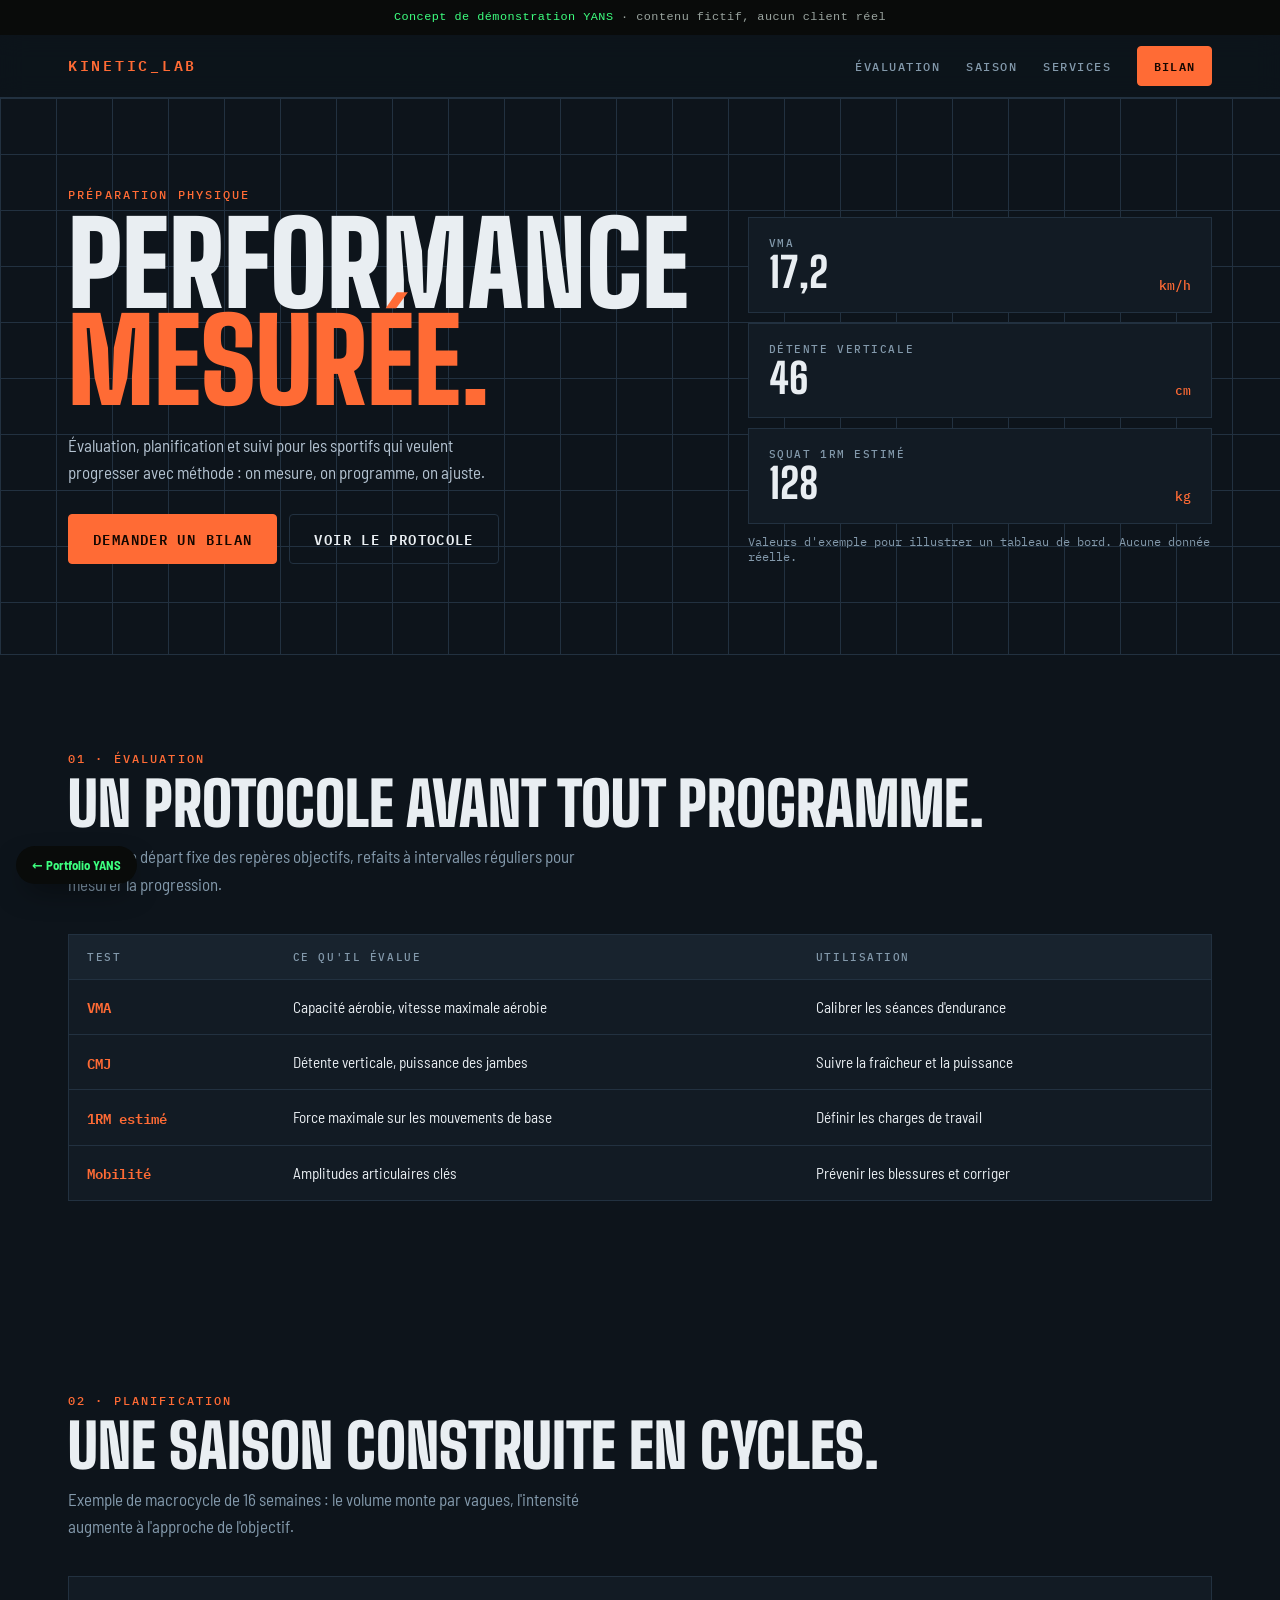
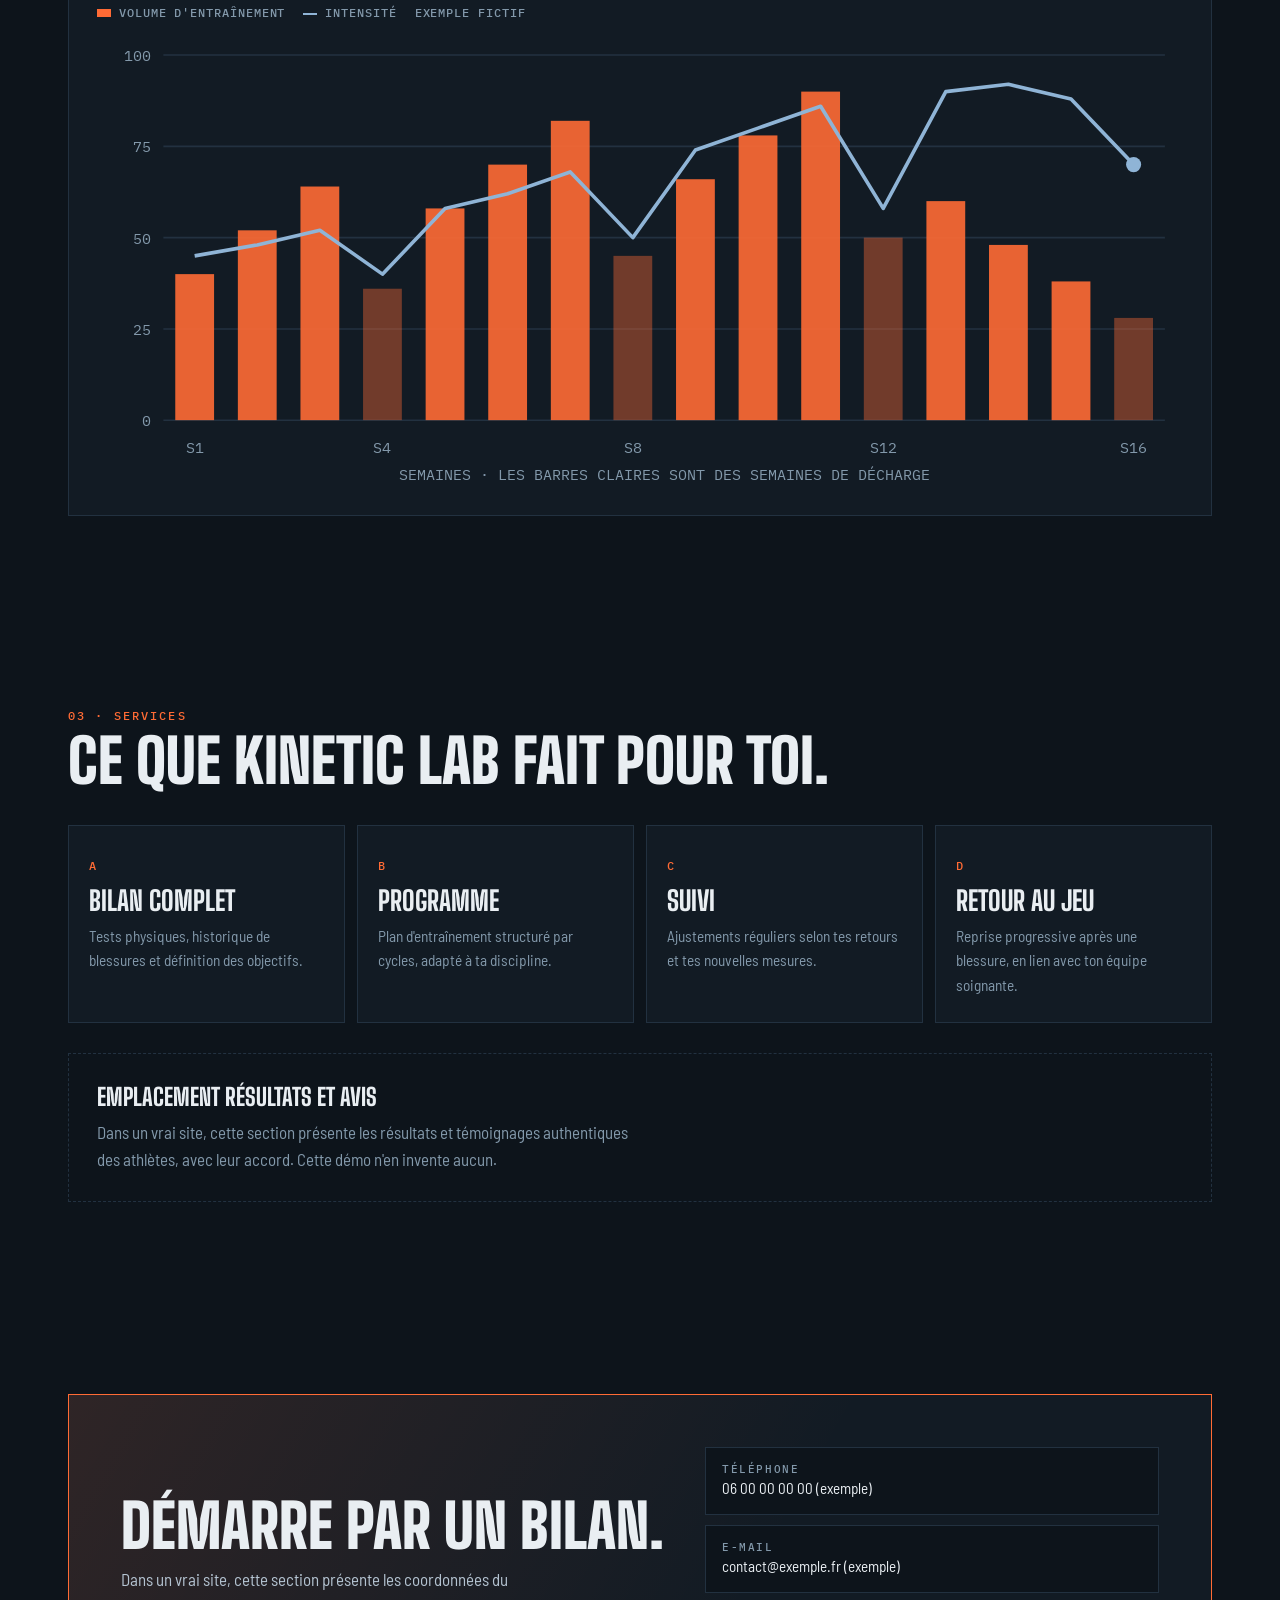
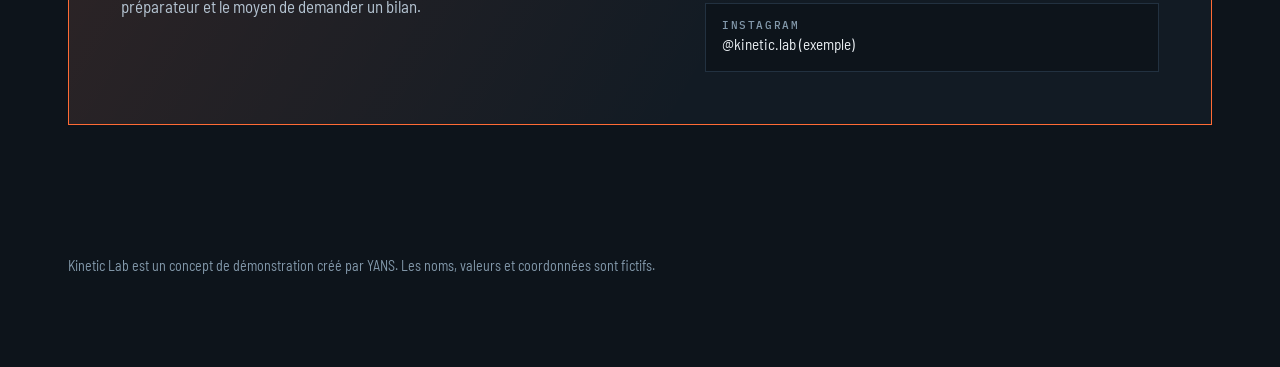
<file: demo-preparation-physique.html>
<!doctype html>
<html lang="fr">
<head>
<meta charset="utf-8">
<meta name="viewport" content="width=device-width,initial-scale=1,viewport-fit=cover">
<title>Kinetic Lab</title>
<meta name="description" content="Concept de démonstration YANS : site d'un préparateur physique.">
<meta name="robots" content="noindex">
<link rel="preconnect" href="https://fonts.googleapis.com">
<link rel="preconnect" href="https://fonts.gstatic.com" crossorigin>
<link rel="stylesheet" href="https://fonts.googleapis.com/css2?family=Big+Shoulders+Display:wght@800;900&family=Barlow+Semi+Condensed:wght@400;500;600&family=IBM+Plex+Mono:wght@400;500;600&display=swap">
<style>
/* Concept : laboratoire de performance. Fond ardoise, orange signal, données et protocole présentés comme un tableau de bord. */
:root{--bg:#0d141b;--panel:#121b24;--panel2:#18232e;--line:#223140;--text:#e9eef2;--mute:#8399ab;--sig:#ff6b35;--ice:#8fb4d6;
--f-h:"Big Shoulders Display",Impact,sans-serif;--f-b:"Barlow Semi Condensed",system-ui,sans-serif;--f-m:"IBM Plex Mono",ui-monospace,monospace;color-scheme:dark}
*,*::before,*::after{box-sizing:border-box}
html{scroll-behavior:smooth;scroll-padding-top:80px}
body{margin:0;background:var(--bg);color:var(--text);font:400 1.06rem/1.6 var(--f-b);overflow-x:clip;padding-top:env(safe-area-inset-top,0px)}
h1,h2,h3,p,ul{margin:0}ul{padding:0;list-style:none}a{color:inherit}
:focus-visible{outline:2px solid var(--sig);outline-offset:3px}
.wrap{max-width:1180px;margin-inline:auto;padding-left:max(18px,env(safe-area-inset-left,0px));padding-right:max(18px,env(safe-area-inset-right,0px))}
.ybar{background:#090b0a;color:#9aa49f;font:500 .74rem/1.4 ui-monospace,Menlo,monospace;letter-spacing:.04em;padding:9px max(18px,env(safe-area-inset-right,0px)) 9px max(18px,env(safe-area-inset-left,0px));text-align:center}
.ybar b{color:#3dff7f;font-weight:500}
.yback{position:fixed;left:max(16px,env(safe-area-inset-left,0px));bottom:max(16px,env(safe-area-inset-bottom,0px));z-index:90;padding:11px 16px;border-radius:999px;background:#090b0a;color:#3dff7f;font:700 .8rem var(--f-b);text-decoration:none;box-shadow:0 12px 30px -10px rgba(0,0,0,.6)}
header{position:sticky;top:env(safe-area-inset-top,0px);z-index:40;background:rgba(13,20,27,.9);backdrop-filter:blur(12px);-webkit-backdrop-filter:blur(12px);border-bottom:1px solid var(--line)}
.bar{display:flex;align-items:center;justify-content:space-between;gap:16px;height:62px}
.logo{font:600 .95rem var(--f-m);letter-spacing:.18em;color:var(--sig);text-decoration:none}
nav{display:flex;align-items:center;gap:26px;font:500 .78rem var(--f-m);letter-spacing:.12em;text-transform:uppercase}
nav a{text-decoration:none;color:var(--mute)}nav a:hover{color:var(--text)}
.btn{display:inline-flex;align-items:center;justify-content:center;min-height:50px;padding:0 24px;border-radius:4px;background:var(--sig);color:#150700;font:600 .86rem var(--f-m);letter-spacing:.1em;text-transform:uppercase;text-decoration:none;border:1px solid var(--sig);transition:transform .2s,box-shadow .3s}
.btn:hover{transform:translateY(-2px);box-shadow:0 12px 30px -12px rgba(255,107,53,.8)}
.btn.ghost{background:transparent;color:var(--text);border-color:var(--line)}
.btn.ghost:hover{border-color:var(--ice);box-shadow:none}
.btn.sm{min-height:40px;padding:0 16px;font-size:.74rem}
.hero{padding-block:clamp(44px,7vw,100px);border-bottom:1px solid var(--line);background:linear-gradient(var(--line) 1px,transparent 1px) 0 0/100% 56px,linear-gradient(90deg,var(--line) 1px,transparent 1px) 0 0/56px 100%;background-color:var(--bg)}
.hero .wrap{display:grid;grid-template-columns:minmax(0,1.15fr) minmax(0,.85fr);gap:clamp(24px,4vw,56px);align-items:end}
.label{font:500 .74rem var(--f-m);letter-spacing:.18em;text-transform:uppercase;color:var(--sig)}
h1{margin-top:14px;font:900 clamp(3.4rem,9vw,7.6rem)/.84 var(--f-h);text-transform:uppercase}
h1 span{color:var(--sig)}
.lead{margin-top:22px;max-width:48ch;color:#b4c3d1}
.cta{display:flex;flex-wrap:wrap;gap:12px;margin-top:28px}
.kpis{display:grid;gap:10px}
.kpi{padding:18px 20px;border:1px solid var(--line);background:var(--panel);display:grid;grid-template-columns:1fr auto;gap:2px 16px;align-items:end}
.kpi small{font:500 .7rem var(--f-m);letter-spacing:.14em;text-transform:uppercase;color:var(--mute)}
.kpi b{grid-row:2;font:800 2.6rem/1 var(--f-h);font-variant-numeric:tabular-nums}
.kpi span{grid-row:2;grid-column:2;font:500 .8rem var(--f-m);color:var(--sig)}
.note{margin-top:10px;font:400 .72rem var(--f-m);color:var(--mute)}
section{padding-block:clamp(52px,8vw,96px)}
h2{font:900 clamp(2.2rem,5vw,3.8rem)/.92 var(--f-h);text-transform:uppercase}
.sub{margin-top:12px;max-width:58ch;color:var(--mute)}
.tests{margin-top:36px;overflow-x:auto;border:1px solid var(--line);background:var(--panel)}
table{width:100%;min-width:620px;border-collapse:collapse;font-size:.95rem}
th,td{padding:15px 18px;text-align:left;border-bottom:1px solid var(--line)}
th{font:500 .7rem var(--f-m);letter-spacing:.14em;text-transform:uppercase;color:var(--mute);background:var(--panel2)}
td:first-child{font:600 .86rem var(--f-m);color:var(--sig);white-space:nowrap}
tr:last-child td{border-bottom:0}
.chart{margin-top:36px;padding:clamp(16px,3vw,28px);border:1px solid var(--line);background:var(--panel)}
.chart svg{display:block;width:100%;height:auto}
.legend{display:flex;flex-wrap:wrap;gap:18px;margin-bottom:14px;font:500 .72rem var(--f-m);letter-spacing:.08em;text-transform:uppercase;color:var(--mute)}
.legend i{display:inline-block;width:14px;height:8px;margin-right:8px;background:var(--sig)}
.legend i.l{height:2px;background:var(--ice);vertical-align:middle}
.svc{display:grid;grid-template-columns:repeat(4,minmax(0,1fr));gap:12px;margin-top:36px}
.s{padding:24px 20px;border:1px solid var(--line);background:var(--panel);transition:border-color .3s,transform .3s}
.s:hover{border-color:var(--sig);transform:translateY(-4px)}
.s em{font:500 .72rem var(--f-m);font-style:normal;color:var(--sig);letter-spacing:.14em}
.s h3{margin-top:10px;font:800 1.7rem/1 var(--f-h);text-transform:uppercase}
.s p{margin-top:10px;color:var(--mute);font-size:.96rem}
.proof{margin-top:30px;padding:28px;border:1px dashed var(--line)}.proof h3{font:800 1.5rem var(--f-h);text-transform:uppercase}.proof p{margin-top:8px;color:var(--mute);max-width:60ch}
.contact{display:grid;grid-template-columns:minmax(0,1.1fr) minmax(0,.9fr);gap:30px;align-items:center;padding:clamp(24px,5vw,52px);border:1px solid var(--sig);background:linear-gradient(120deg,rgba(255,107,53,.12),transparent 60%),var(--panel)}
.contact p{margin-top:12px;color:#b4c3d1;max-width:44ch}
.coords{display:grid;gap:10px}.coords div{padding:14px 16px;border:1px solid var(--line);background:var(--bg);font-size:.95rem}
.coords small{display:block;font:500 .68rem var(--f-m);letter-spacing:.14em;text-transform:uppercase;color:var(--mute)}
footer{padding:34px 0 90px;color:var(--mute);font-size:.88rem}
@media (max-width:900px){nav a:not(.btn){display:none}.hero .wrap,.contact{grid-template-columns:minmax(0,1fr)}.svc{grid-template-columns:repeat(2,minmax(0,1fr))}}
@media (max-width:520px){.svc{grid-template-columns:minmax(0,1fr)}}
@media (prefers-reduced-motion:reduce){*{animation:none!important;transition:none!important;scroll-behavior:auto!important}}
</style>
</head>
<body>
<div class="ybar"><b>Concept de démonstration YANS</b> · contenu fictif, aucun client réel</div>
<a class="yback" href="index.html#realisations">← Portfolio YANS</a>

<header><div class="wrap bar">
  <a class="logo" href="#top">KINETIC_LAB</a>
  <nav aria-label="Navigation de la démo"><a href="#evaluation">Évaluation</a><a href="#saison">Saison</a><a href="#services">Services</a><a class="btn sm" href="#contact">Bilan</a></nav>
</div></header>

<main id="top">
  <section class="hero"><div class="wrap">
    <div>
      <p class="label">Préparation physique</p>
      <h1>Performance <span>mesurée.</span></h1>
      <p class="lead">Évaluation, planification et suivi pour les sportifs qui veulent progresser avec méthode : on mesure, on programme, on ajuste.</p>
      <div class="cta"><a class="btn" href="#contact">Demander un bilan</a><a class="btn ghost" href="#evaluation">Voir le protocole</a></div>
    </div>
    <div>
      <div class="kpis" role="group" aria-label="Exemple de tableau de bord athlète">
        <div class="kpi"><small>VMA</small><b>17,2</b><span>km/h</span></div>
        <div class="kpi"><small>Détente verticale</small><b>46</b><span>cm</span></div>
        <div class="kpi"><small>Squat 1RM estimé</small><b>128</b><span>kg</span></div>
      </div>
      <p class="note">Valeurs d'exemple pour illustrer un tableau de bord. Aucune donnée réelle.</p>
    </div>
  </div></section>

  <section id="evaluation"><div class="wrap">
    <p class="label">01 · Évaluation</p>
    <h2 style="margin-top:10px">Un protocole avant tout programme.</h2>
    <p class="sub">Le bilan de départ fixe des repères objectifs, refaits à intervalles réguliers pour mesurer la progression.</p>
    <div class="tests"><table>
      <thead><tr><th>Test</th><th>Ce qu'il évalue</th><th>Utilisation</th></tr></thead>
      <tbody>
        <tr><td>VMA</td><td>Capacité aérobie, vitesse maximale aérobie</td><td>Calibrer les séances d'endurance</td></tr>
        <tr><td>CMJ</td><td>Détente verticale, puissance des jambes</td><td>Suivre la fraîcheur et la puissance</td></tr>
        <tr><td>1RM estimé</td><td>Force maximale sur les mouvements de base</td><td>Définir les charges de travail</td></tr>
        <tr><td>Mobilité</td><td>Amplitudes articulaires clés</td><td>Prévenir les blessures et corriger</td></tr>
      </tbody>
    </table></div>
  </div></section>

  <section id="saison"><div class="wrap">
    <p class="label">02 · Planification</p>
    <h2 style="margin-top:10px">Une saison construite en cycles.</h2>
    <p class="sub">Exemple de macrocycle de 16 semaines : le volume monte par vagues, l'intensité augmente à l'approche de l'objectif.</p>
    <div class="chart">
      <div class="legend"><span><i></i>Volume d'entraînement</span><span><i class="l"></i>Intensité</span><span>Exemple fictif</span></div>
      <svg id="cycle" viewBox="0 0 720 300" role="img" aria-label="Graphique d'exemple : volume et intensité sur 16 semaines, avec des semaines de décharge aux semaines 4, 8 et 12"></svg>
    </div>
  </div></section>

  <section id="services"><div class="wrap">
    <p class="label">03 · Services</p>
    <h2 style="margin-top:10px">Ce que Kinetic Lab fait pour toi.</h2>
    <div class="svc">
      <article class="s"><em>A</em><h3>Bilan complet</h3><p>Tests physiques, historique de blessures et définition des objectifs.</p></article>
      <article class="s"><em>B</em><h3>Programme</h3><p>Plan d'entraînement structuré par cycles, adapté à ta discipline.</p></article>
      <article class="s"><em>C</em><h3>Suivi</h3><p>Ajustements réguliers selon tes retours et tes nouvelles mesures.</p></article>
      <article class="s"><em>D</em><h3>Retour au jeu</h3><p>Reprise progressive après une blessure, en lien avec ton équipe soignante.</p></article>
    </div>
    <div class="proof"><h3>Emplacement résultats et avis</h3><p>Dans un vrai site, cette section présente les résultats et témoignages authentiques des athlètes, avec leur accord. Cette démo n'en invente aucun.</p></div>
  </div></section>

  <section id="contact"><div class="wrap">
    <div class="contact">
      <div><h2>Démarre par un bilan.</h2><p>Dans un vrai site, cette section présente les coordonnées du préparateur et le moyen de demander un bilan.</p></div>
      <div class="coords"><div><small>Téléphone</small>06 00 00 00 00 (exemple)</div><div><small>E-mail</small>contact@exemple.fr (exemple)</div><div><small>Instagram</small>@kinetic.lab (exemple)</div></div>
    </div>
  </div></section>
</main>
<footer><div class="wrap">Kinetic Lab est un concept de démonstration créé par YANS. Les noms, valeurs et coordonnées sont fictifs.</div></footer>

<script>
(function(){
  var vol=[40,52,64,36,58,70,82,45,66,78,90,50,60,48,38,28];
  var inten=[45,48,52,40,58,62,68,50,74,80,86,58,90,92,88,70];
  var L=44,R=12,T=14,B=44,W=720,H=300,pw=W-L-R,ph=H-T-B;
  var step=pw/vol.length,bw=step*.62,ns='http://www.w3.org/2000/svg';
  var svg=document.getElementById('cycle');
  function el(n,a){var e=document.createElementNS(ns,n);for(var k in a)e.setAttribute(k,a[k]);return e}
  function y(v){return T+ph-(v/100)*ph}
  [0,25,50,75,100].forEach(function(v){
    svg.appendChild(el('line',{x1:L,x2:W-R,y1:y(v),y2:y(v),stroke:'#223140','stroke-width':1}));
    var t=el('text',{x:L-8,y:y(v)+4,'text-anchor':'end','font-size':10,fill:'#8399ab','font-family':'IBM Plex Mono,monospace'});t.textContent=v;svg.appendChild(t);
  });
  vol.forEach(function(v,i){
    var x=L+i*step+(step-bw)/2,deload=(i+1)%4===0;
    svg.appendChild(el('rect',{x:x,y:y(v),width:bw,height:y(0)-y(v),fill:deload?'#ff6b35':'#ff6b35','fill-opacity':deload?.4:.9}));
    if((i+1)%4===0||i===0){var t=el('text',{x:x+bw/2,y:H-22,'text-anchor':'middle','font-size':10,fill:'#8399ab','font-family':'IBM Plex Mono,monospace'});t.textContent='S'+(i+1);svg.appendChild(t)}
  });
  var pts=inten.map(function(v,i){return (L+i*step+step/2)+','+y(v)}).join(' ');
  svg.appendChild(el('polyline',{points:pts,fill:'none',stroke:'#8fb4d6','stroke-width':2.4,'stroke-linejoin':'round'}));
  var last=inten.length-1;
  svg.appendChild(el('circle',{cx:L+last*step+step/2,cy:y(inten[last]),r:5,fill:'#8fb4d6'}));
  var ax=el('text',{x:L+pw/2,y:H-4,'text-anchor':'middle','font-size':10,fill:'#8399ab','font-family':'IBM Plex Mono,monospace'});ax.textContent='SEMAINES · LES BARRES CLAIRES SONT DES SEMAINES DE DÉCHARGE';svg.appendChild(ax);
})();
</script>
</body>
</html>
</file>
